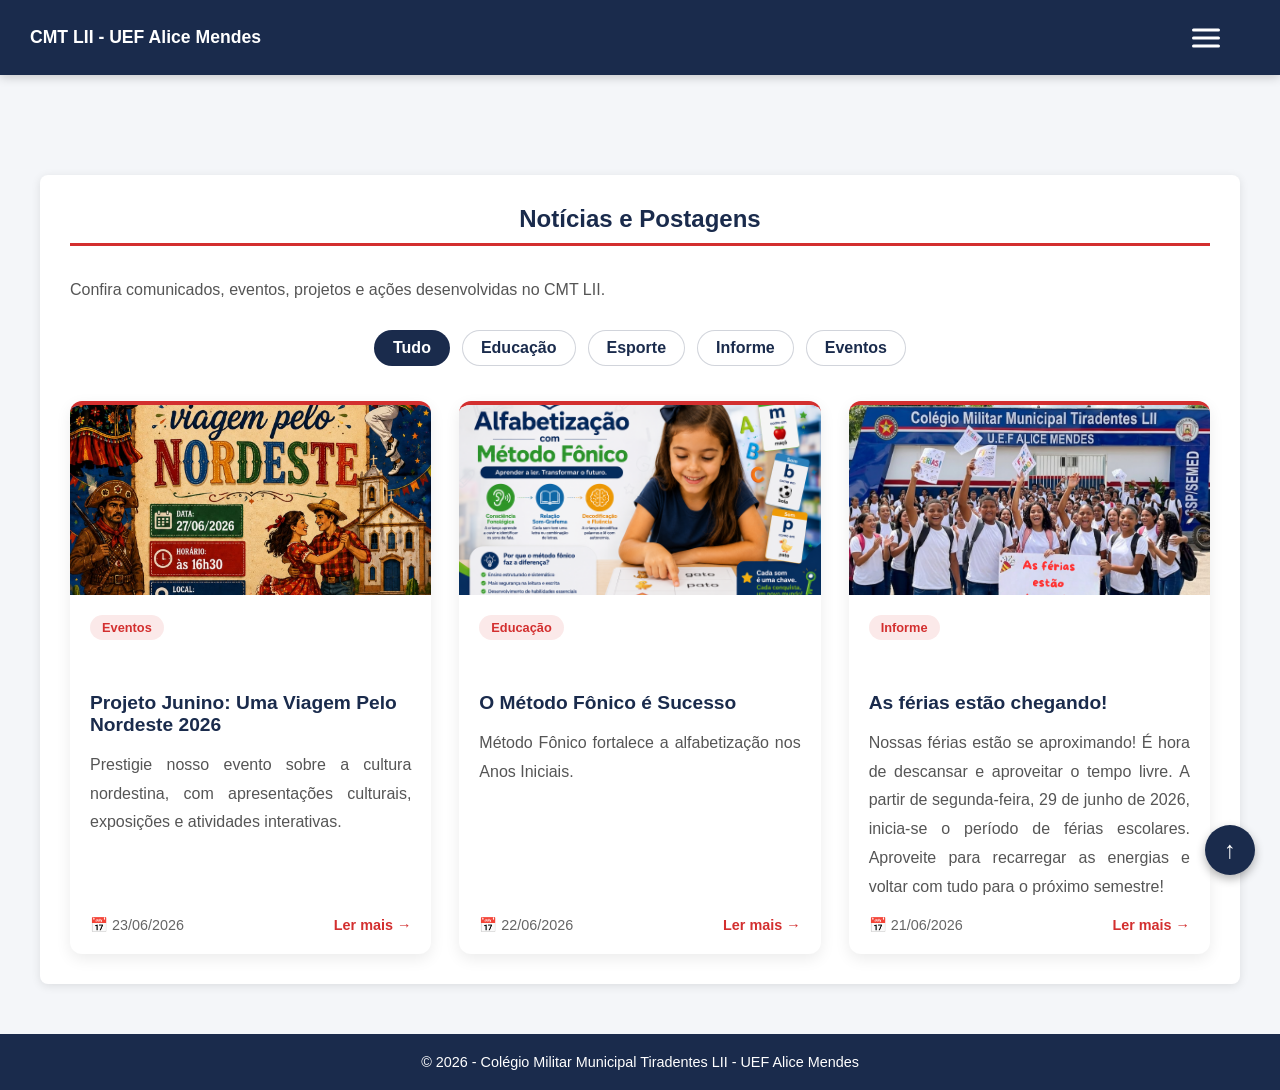
<file: acoes.html>
<!DOCTYPE html>
<html lang="pt-BR">
<head>
    <meta charset="UTF-8">
    <meta name="viewport" content="width=device-width, initial-scale=1.0">
    <title>Histórico Institucional - CMT LII</title>

    <link rel="stylesheet" href="style.css">

    <style>
        .pagina-interna{
            max-width:1200px;
            margin:100px auto 50px;
            padding:30px;
            background:#fff;
            border-radius:8px;
            box-shadow:0 2px 10px rgba(0,0,0,.1);
        }

        .pagina-interna h1{
            color:#1a2b4c;
            margin-bottom:30px;
            border-bottom:3px solid #d32f2f;
            padding-bottom:10px;
        }

        .pagina-interna h2{
            color:#1a2b4c;
            margin-top:40px;
            margin-bottom:15px;
        }

        .pagina-interna p{
            text-align:justify;
            line-height:1.8;
            margin-bottom:15px;
        }

        .diretriz{
            background:#f5f7fa;
            border-left:5px solid #d32f2f;
            padding:20px;
            margin-top:20px;
            border-radius:5px;
        }
    </style>
</head>

<body>

<header>

    <div class="logo-container">
        <h1 class="school-title">
            CMT LII - UEF Alice Mendes
        </h1>
    </div>

    <div class="menu-area">

        <input type="checkbox" id="menu-toggle" class="menu-checkbox">

        <label for="menu-toggle" class="menu-button">
            <span></span>
            <span></span>
            <span></span>
        </label>

    <nav class="nav-menu">
        <ul>
            <ul>

    <li><a href="index.html">Início</a></li>

    <li class="dropdown">
                <li class="dropdown">

            <li class="dropdown">
                <details>
                    
                    <summary>Institucional</summary>
                    <ul class="submenu">
                        <li><a href="historico.html">Histórico</a></li>
                        <li><a href="equipe.html">Nossa Equipe</a></li>
                        <li><a href="./horarios/horarios.html">Organização Escolar</a></li>
                    </ul>
                </details>
            </li>

            <li><a href="calendario.html">Calendário</a></li>
                <li><a href="acoes.html">Ações</a></li>
                <li><a href="https://idiario.semed.bacabal.ma.gov.br/">Diário Eletrônico</a></li>

        </ul>
    </nav>

<div class="header-spacer"></div>
</header>

<div class="header-spacer"></div>

<main class="pagina-interna noticias-page">

    <section class="cabecalho-pagina">
        <h1>Notícias e Postagens</h1>
        <p>Confira comunicados, eventos, projetos e ações desenvolvidas no CMT LII.</p>
    </section>

    <section class="filtros-noticias">
        <a href="#" class="filtro ativo">Tudo</a>
        <a href="#" class="filtro">Educação</a>
        <a href="#" class="filtro">Esporte</a>
        <a href="#" class="filtro">Informe</a>
        <a href="#" class="filtro">Eventos</a>
    </section>

    <section class="grid-postagens">

        <article class="post-card">
            <div class="post-img">
                <img src="imagens/acoes/viagempelonordeste.jpeg" alt="Imagem da postagem">
            </div>

            <div class="post-conteudo">
                <span class="post-categoria">Eventos</span>
                <h2>Projeto Junino: Uma Viagem Pelo Nordeste 2026</h2>
                <p>
                    Prestigie nosso evento sobre a cultura nordestina, com apresentações culturais, exposições e atividades interativas.
                </p>

                <div class="post-rodape">
                    <span>📅 23/06/2026</span>
                    <a href="acoesenoticias/projetojunino.html">Ler mais →</a>
                </div>
            </div>
        </article>

        <article class="post-card">
            <div class="post-img">
                <img src="imagens/acoes/metodofonico.png" alt="Imagem da postagem">
            </div>

            <div class="post-conteudo">
                <span class="post-categoria">Educação</span>
                <h2>O Método Fônico é Sucesso</h2>
                <p>
                    Método Fônico fortalece a alfabetização nos Anos Iniciais.
                </p>

                <div class="post-rodape">
                    <span>📅 22/06/2026</span>
                    <a href="./acoesenoticias/metodofonico.html">Ler mais →</a>
                </div>
            </div>
        </article>

        <article class="post-card">
            <div class="post-img">
                <img src="imagens/acoes/ferias.png" alt="Imagem da postagem">
            </div>

            <div class="post-conteudo">
                <span class="post-categoria">Informe</span>
                <h2>As férias estão chegando!</h2>
                <p>
                    Nossas férias estão se aproximando! É hora de descansar e aproveitar o tempo livre.
                    A partir de segunda-feira, 29 de junho de 2026, inicia-se o período de férias escolares. Aproveite para recarregar as energias e voltar com tudo para o próximo semestre!
                </p>

                <div class="post-rodape">
                    <span>📅 21/06/2026</span>
                    <a href="acoesenoticias/ferias.html">Ler mais →</a>
                </div>
            </div>
        </article>

    </section>

</main>

<footer>
    <p>
        © 2026 - Colégio Militar Municipal Tiradentes LII - UEF Alice Mendes
    </p>
</footer>
<a href="#" class="btn-topo">
    ↑
</a>

</body>
</html>
</file>
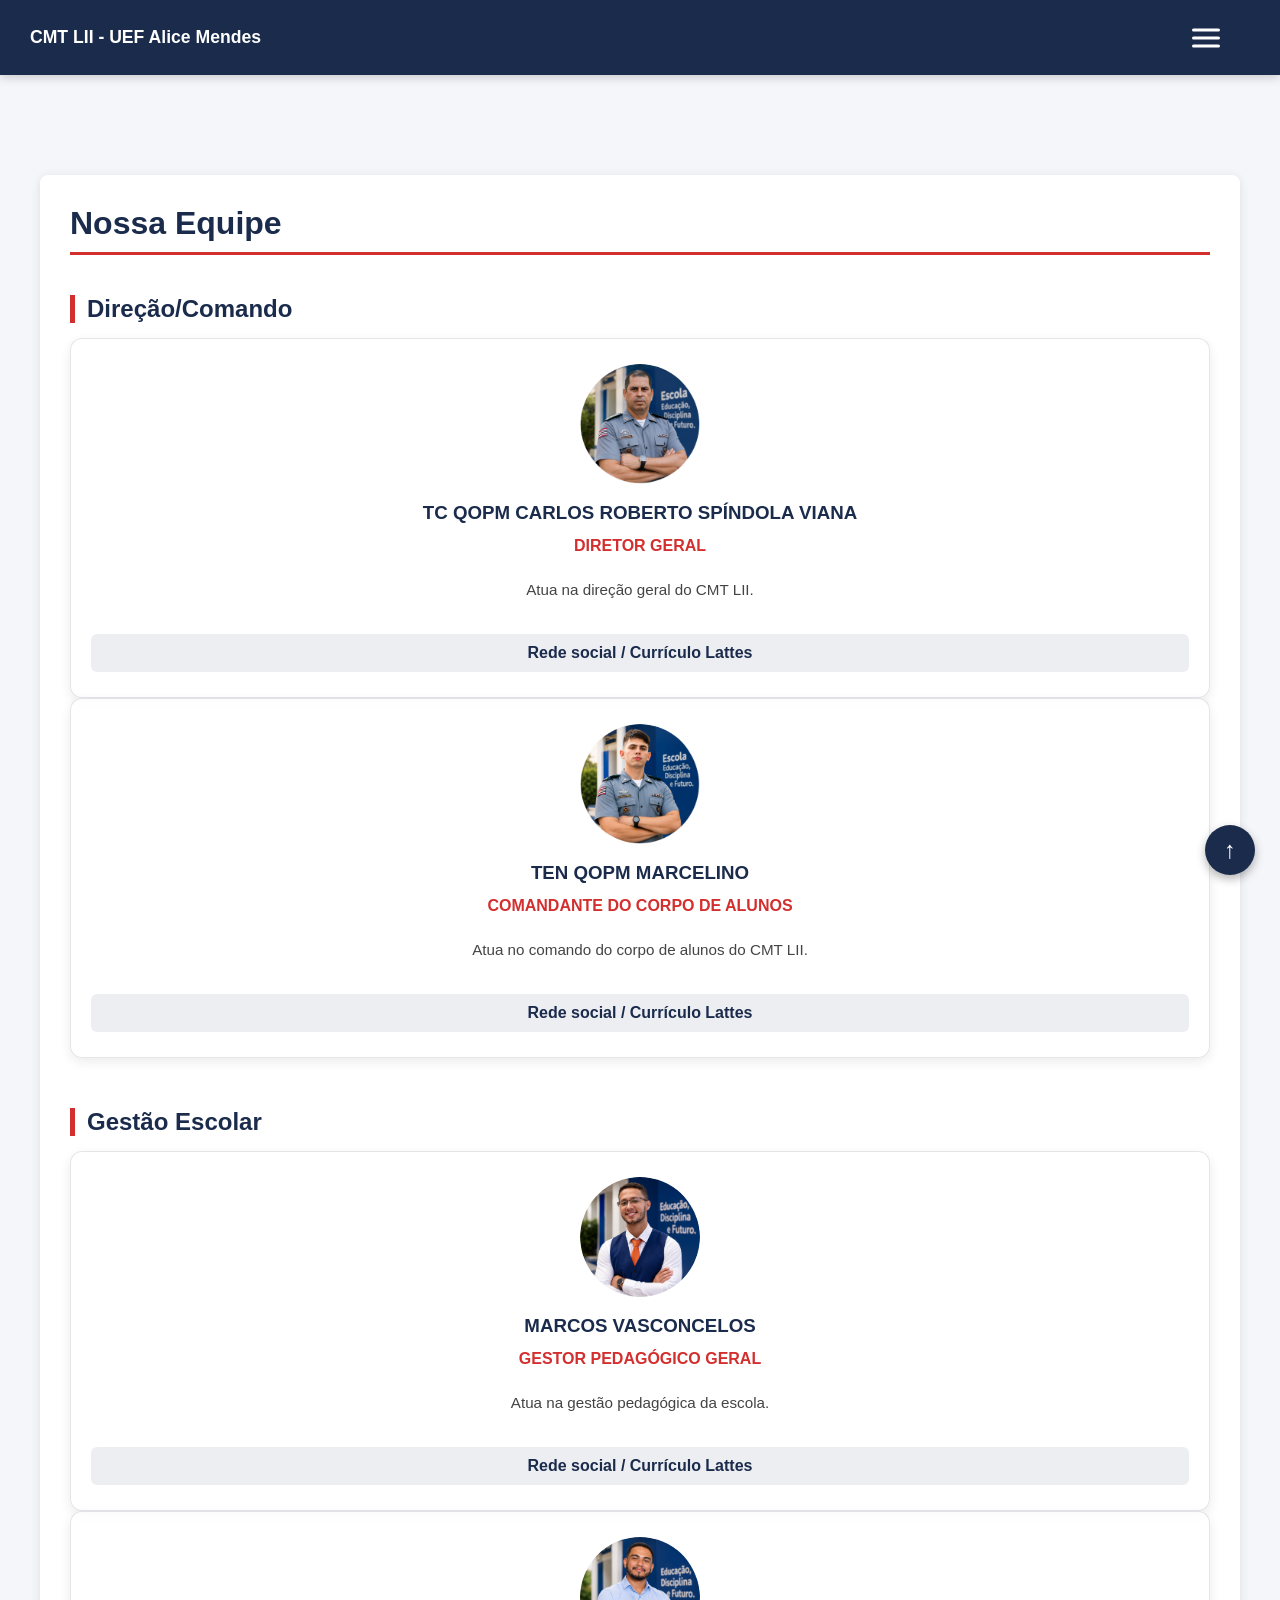
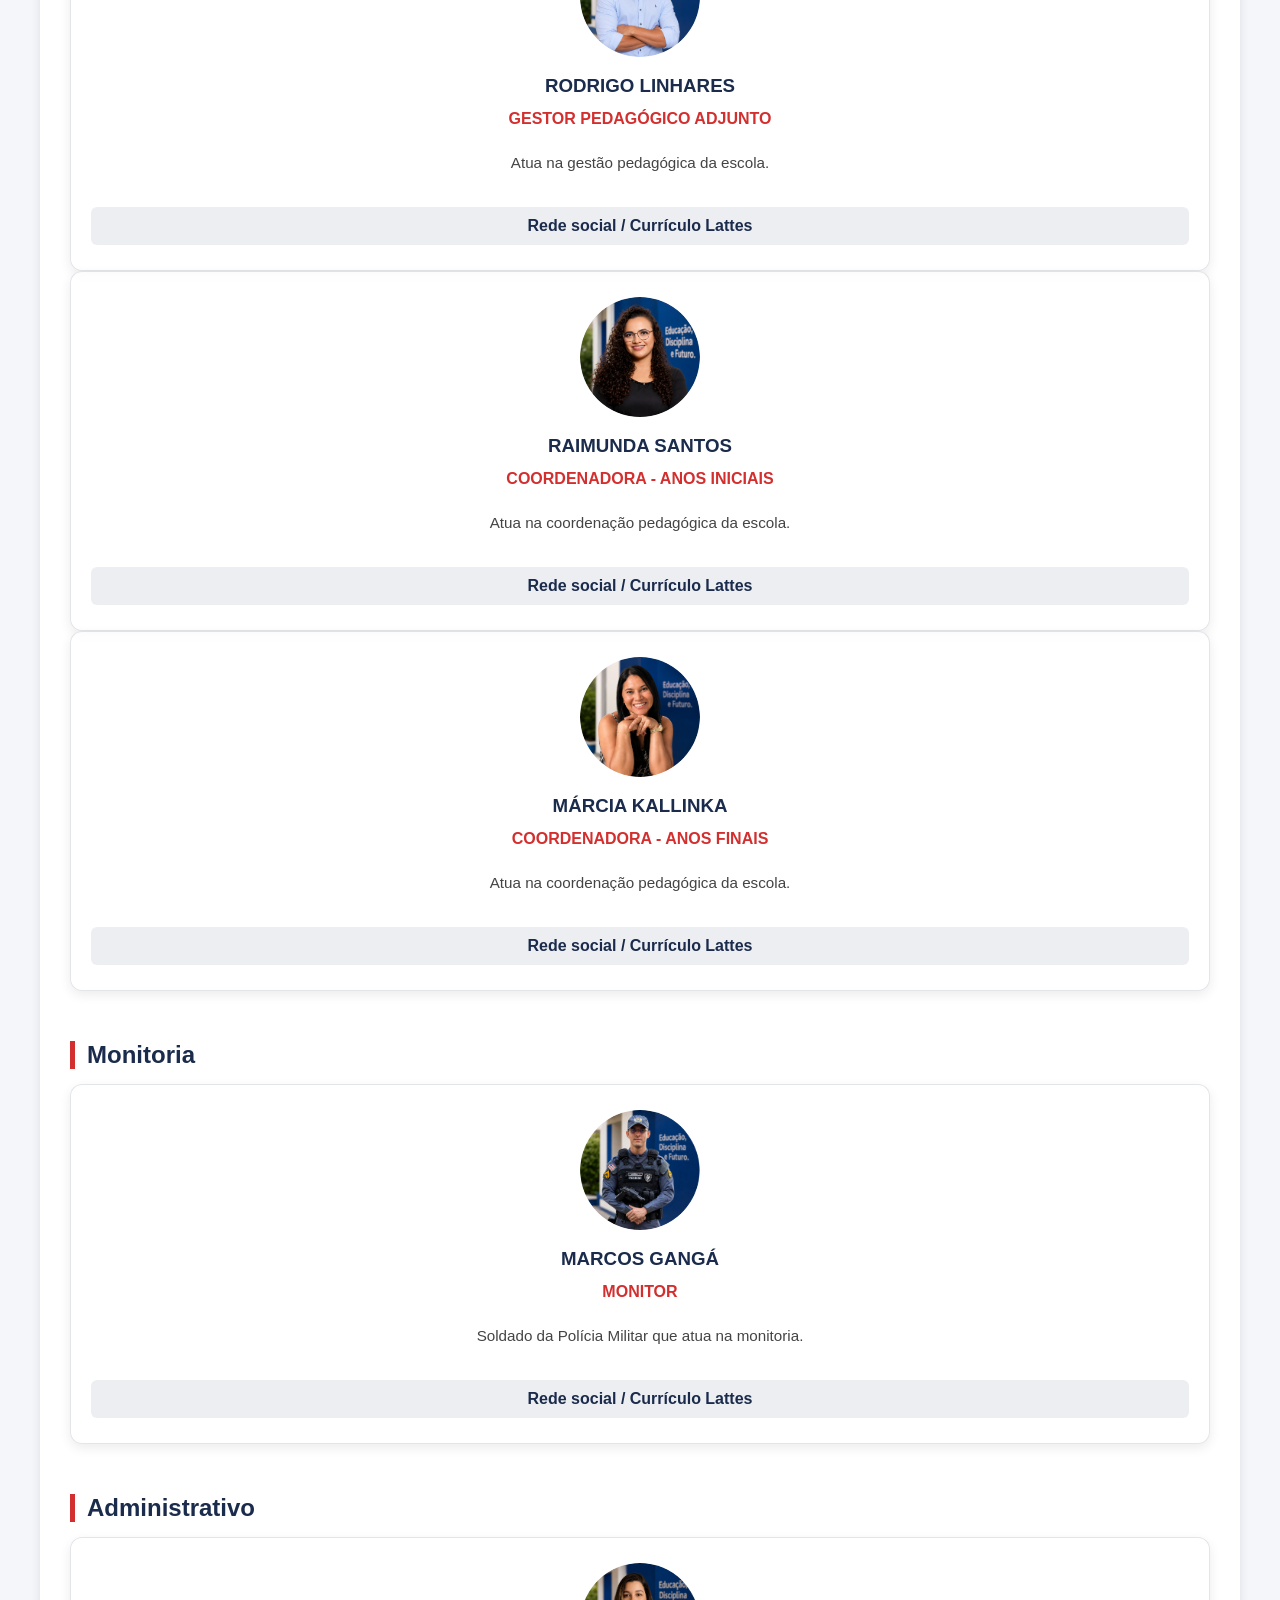
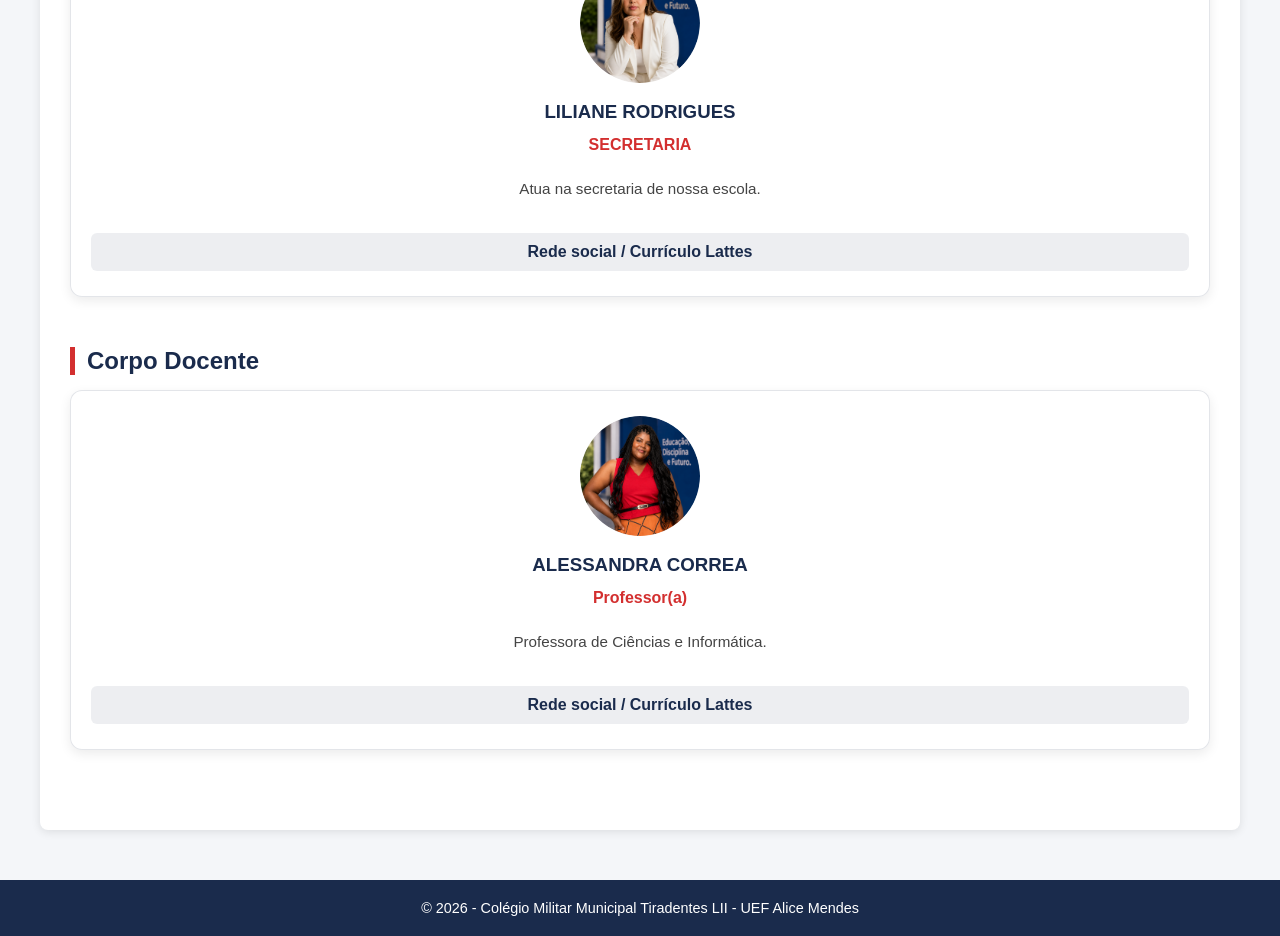
<file: equipe.html>
<!DOCTYPE html>
<html lang="pt-BR">
<head>
    <meta charset="UTF-8">
    <meta name="viewport" content="width=device-width, initial-scale=1.0">
    <title>Histórico Institucional - CMT LII</title>

    <link rel="stylesheet" href="style.css">

    <style>
        .pagina-interna{
            max-width:1200px;
            margin:100px auto 50px;
            padding:30px;
            background:#fff;
            border-radius:8px;
            box-shadow:0 2px 10px rgba(0,0,0,.1);
        }

        .pagina-interna h1{
            color:#1a2b4c;
            margin-bottom:30px;
            border-bottom:3px solid #d32f2f;
            padding-bottom:10px;
        }

        .pagina-interna h2{
            color:#1a2b4c;
            margin-top:40px;
            margin-bottom:15px;
        }

        .pagina-interna p{
            text-align:justify;
            line-height:1.8;
            margin-bottom:15px;
        }

        .diretriz{
            background:#f5f7fa;
            border-left:5px solid #d32f2f;
            padding:20px;
            margin-top:20px;
            border-radius:5px;
        }
    </style>
</head>

<body>

<header>

    <div class="logo-container">
        <h1 class="school-title">
            CMT LII - UEF Alice Mendes
        </h1>
    </div>

    <div class="menu-area">

        <input type="checkbox" id="menu-toggle" class="menu-checkbox">

        <label for="menu-toggle" class="menu-button">
            <span></span>
            <span></span>
            <span></span>
        </label>

    <nav class="nav-menu">
        <ul>
            <ul>

    <li><a href="index.html">Início</a></li>

    <li class="dropdown">
                <li class="dropdown">

            <li class="dropdown">
                <details>
                    
                    <summary>Institucional</summary>
                    <ul class="submenu">
                        <li><a href="historico.html">Histórico</a></li>
                        <li><a href="equipe.html">Nossa Equipe</a></li>
                        <li><a href="./horarios/horarios.html">Organização Escolar</a></li>
                    </ul>
                </details>
            </li>

            <li><a href="calendario.html">Calendário</a></li>
                <li><a href="acoes.html">Ações</a></li>
                <li><a href="https://idiario.semed.bacabal.ma.gov.br/
                    ">Diário Eletrônico</a></li>

        </ul>
    </nav>

<div class="header-spacer"></div>
</header>

<div class="header-spacer"></div>

<main class="pagina-interna equipe-page">

    <h1>Nossa Equipe</h1>

    <section class="categoria-equipe">
        <h2>Direção/Comando</h2>

        <div class="grid-equipe">
            <div class="card-equipe">
                <div class="foto-funcionario">
    <img src="imagens/fotos-equipe/tcqopmspindola.png" alt="Foto do TC QOPM Carlos Roberto Spíndola Viana">
</div>

                <h3>TC QOPM CARLOS ROBERTO SPÍNDOLA VIANA</h3>
                <p class="cargo">DIRETOR GERAL</p>
                <p class="descricao">Atua na direção geral do CMT LII.</p>

                <a href="https://www.instagram.com/roberto_spindola/tagged/" class="link-curriculo" target="_blank">Rede social / Currículo Lattes</a>
            </div>
        </div>

        <div class="grid-equipe">
            <div class="card-equipe">
                <div class="foto-funcionario">
    <img src="imagens/fotos-equipe/tenmarcelino.png" alt="Foto do Ten Marcelino">
</div>

                <h3>TEN QOPM MARCELINO</h3>
                <p class="cargo">COMANDANTE DO CORPO DE ALUNOS</p>
                <p class="descricao">Atua no comando do corpo de alunos do CMT LII.</p>

                <a href="https://www.instagram.com/gabrielmarcelino_1032/" class="link-curriculo" target="_blank">Rede social / Currículo Lattes</a>
            </div>
        </div>
    </section>

    <section class="categoria-equipe">
        <h2>Gestão Escolar</h2>
        <div class="grid-equipe">
            <div class="card-equipe">
                <div class="foto-funcionario">
                    <img src="imagens/fotos-equipe/gestormarcos.png" alt="Foto Marcos">
                </div>
                <h3>MARCOS VASCONCELOS</h3>
                <p class="cargo">GESTOR PEDAGÓGICO GERAL</p>
                <p class="descricao">Atua na gestão pedagógica da escola.</p>
                <a href="https://www.instagram.com/marcosvasconcelos2016070/" class="link-curriculo" target="_blank">Rede social / Currículo Lattes</a>
            </div>
        </div>

        <div class="grid-equipe">
            <div class="card-equipe">
                <div class="foto-funcionario">
                    <img src="imagens/fotos-equipe/gestorrodrigo.png" alt="Foto Rodrigo">
                </div>
                <h3>RODRIGO LINHARES</h3>
                <p class="cargo">GESTOR PEDAGÓGICO ADJUNTO</p>
                <p class="descricao">Atua na gestão pedagógica da escola.</p>
                <a href="https://www.instagram.com/rodrigolinhares48/" class="link-curriculo" target="_blank">Rede social / Currículo Lattes</a>
            </div>
        </div>

        <div class="grid-equipe">
            <div class="card-equipe">
                <div class="foto-funcionario">
                    <img src="imagens/fotos-equipe/coordraimunda.png" alt="Foto Rodrigo">
                </div>
                <h3>RAIMUNDA SANTOS</h3>
                <p class="cargo">COORDENADORA - ANOS INICIAIS</p>
                <p class="descricao">Atua na coordenação pedagógica da escola.</p>
                <a href="https://www.instagram.com/psicopedagogaraimunda/" class="link-curriculo" target="_blank">Rede social / Currículo Lattes</a>
            </div>
        </div>

        <div class="grid-equipe">
            <div class="card-equipe">
                <div class="foto-funcionario">
                    <img src="imagens/fotos-equipe/coordmarcia.png" alt="Foto Rodrigo">
                </div>
                <h3>MÁRCIA KALLINKA</h3>
                <p class="cargo">COORDENADORA - ANOS FINAIS</p>
                <p class="descricao">Atua na coordenação pedagógica da escola.</p>
                <a href="https://www.instagram.com/marcia.2804/" class="link-curriculo" target="_blank">Rede social / Currículo Lattes</a>
            </div>
        </div>
    </section>

    <section class="categoria-equipe">
        <h2>Monitoria</h2>
        <div class="grid-equipe">
            <div class="card-equipe">
                <div class="foto-funcionario">
                    <img src="imagens/fotos-equipe/sdaurelio.png" alt="Foto do funcionário">
                </div>
                <h3>MARCOS GANGÁ</h3>
                <p class="cargo">MONITOR</p>
                <p class="descricao">Soldado da Polícia Militar que atua na monitoria.</p>
                <a href="https://www.instagram.com/marcosganga_/" class="link-curriculo" target="_blank">Rede social / Currículo Lattes</a>
            </div>
        </div>
    </section>

    <section class="categoria-equipe">
        <h2>Administrativo</h2>
        <div class="grid-equipe">
            <div class="card-equipe">
                <div class="foto-funcionario">
                    <img src="imagens/fotos-equipe/secliliane.png" alt="Foto do funcionário">
                </div>
                <h3>LILIANE RODRIGUES</h3>
                <p class="cargo">SECRETARIA</p>
                <p class="descricao">Atua na secretaria de nossa escola.</p>
                <a href="https://www.instagram.com/liliane_rodriguesn/" class="link-curriculo" target="_blank">Rede social / Currículo Lattes</a>
            </div>
        </div>
    </section>

    <section class="categoria-equipe">
        <h2>Corpo Docente</h2>
        <div class="grid-equipe">
            <div class="card-equipe">
                <div class="foto-funcionario">
                    <img src="imagens/fotos-equipe/profalessandra.png" alt="Foto do funcionário">
                </div>
                <h3>ALESSANDRA CORREA</h3>
                <p class="cargo">Professor(a)</p>
                <p class="descricao">Professora de Ciências e Informática.</p>
                <a href="https://www.instagram.com/ale.scorrea/" class="link-curriculo" target="_blank">Rede social / Currículo Lattes</a>
            </div>
        </div>
    </section>

</main>

<footer>
    <p>
        © 2026 - Colégio Militar Municipal Tiradentes LII - UEF Alice Mendes
    </p>
</footer>
<a href="#" class="btn-topo">
    ↑
</a>

</body>
</html>
</file>
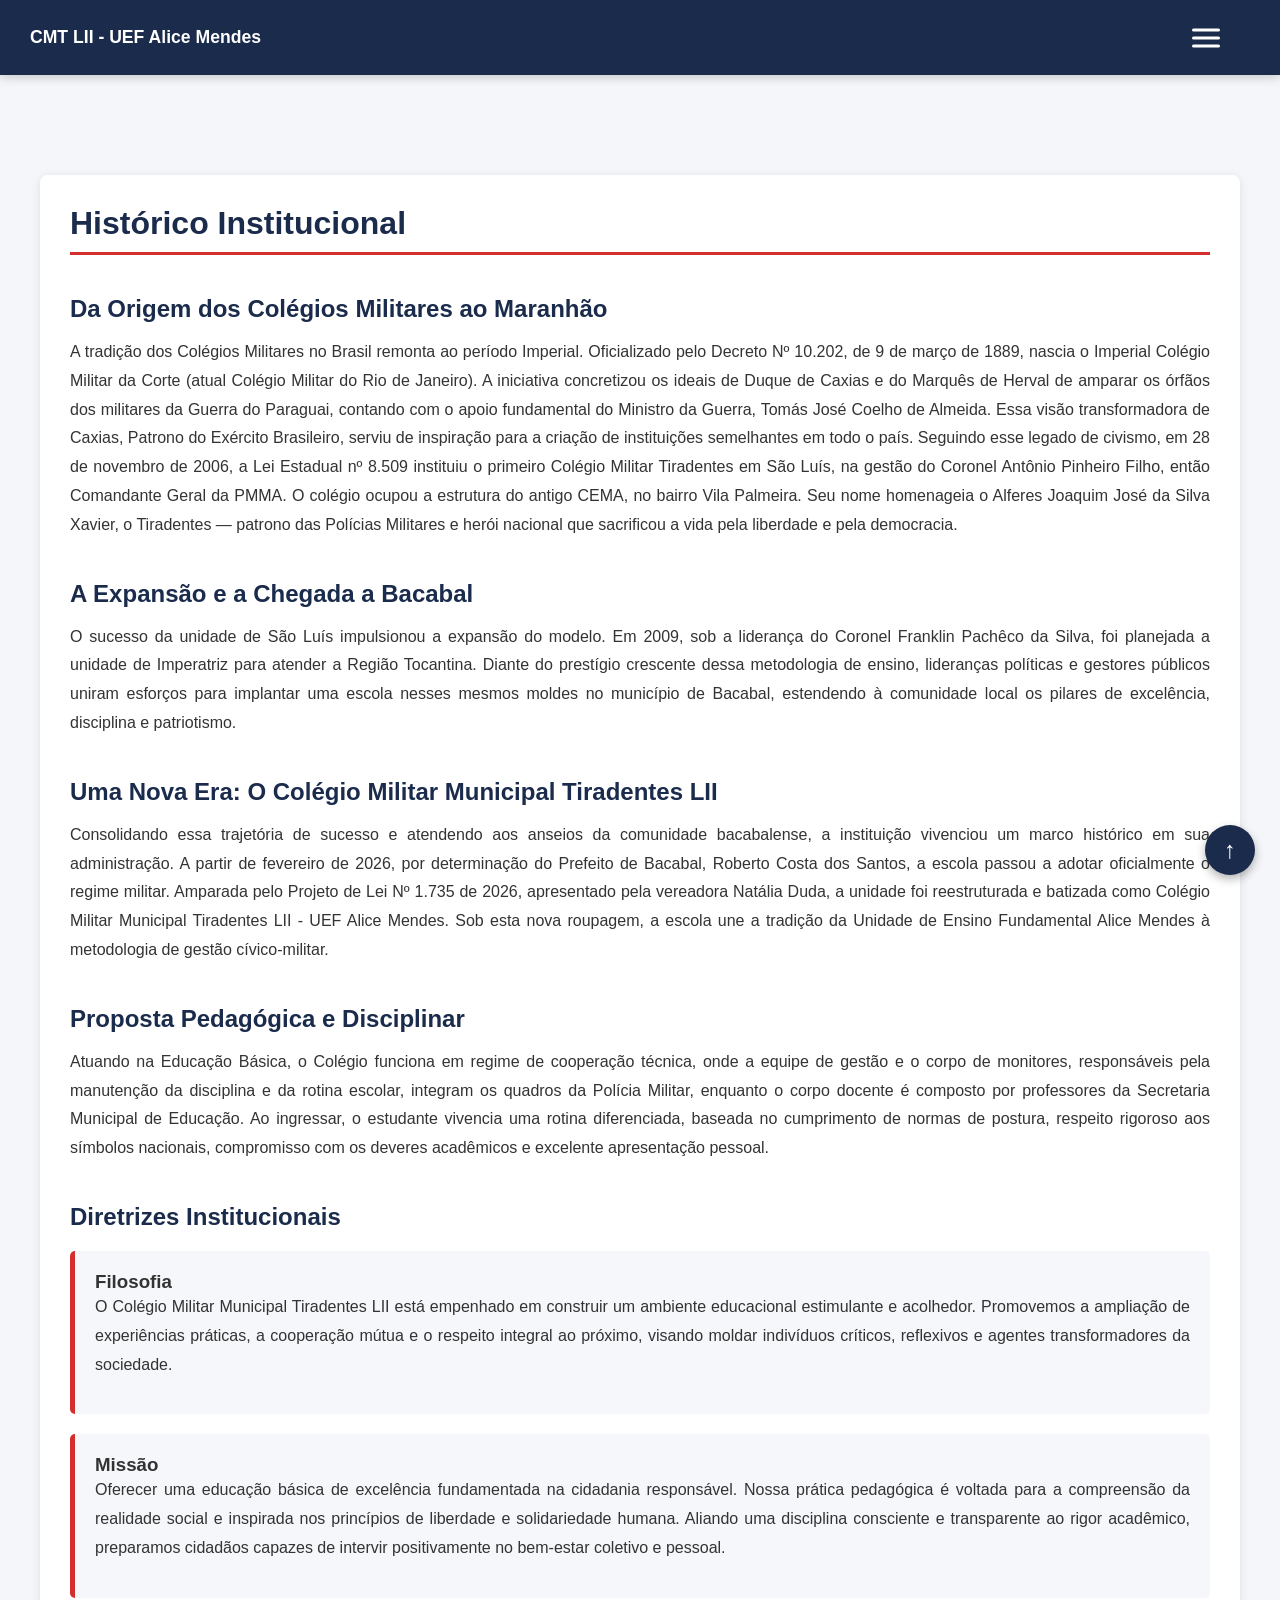
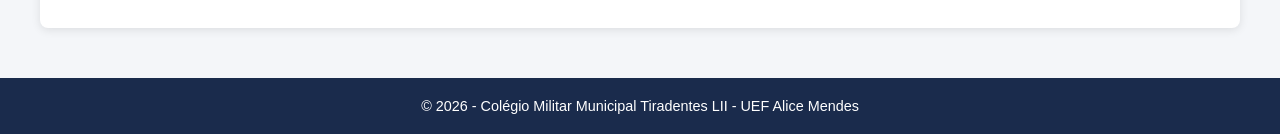
<file: historico.html>
<!DOCTYPE html>
<html lang="pt-BR">
<head>
    <meta charset="UTF-8">
    <meta name="viewport" content="width=device-width, initial-scale=1.0">
    <title>Histórico Institucional - CMT LII</title>

    <link rel="stylesheet" href="style.css">

    <style>
        .pagina-interna{
            max-width:1200px;
            margin:100px auto 50px;
            padding:30px;
            background:#fff;
            border-radius:8px;
            box-shadow:0 2px 10px rgba(0,0,0,.1);
        }

        .pagina-interna h1{
            color:#1a2b4c;
            margin-bottom:30px;
            border-bottom:3px solid #d32f2f;
            padding-bottom:10px;
        }

        .pagina-interna h2{
            color:#1a2b4c;
            margin-top:40px;
            margin-bottom:15px;
        }

        .pagina-interna p{
            text-align:justify;
            line-height:1.8;
            margin-bottom:15px;
        }

        .diretriz{
            background:#f5f7fa;
            border-left:5px solid #d32f2f;
            padding:20px;
            margin-top:20px;
            border-radius:5px;
        }
    </style>
</head>

<body>

<header>

    <div class="logo-container">
        <h1 class="school-title">
            CMT LII - UEF Alice Mendes
        </h1>
    </div>

    <div class="menu-area">

        <input type="checkbox" id="menu-toggle" class="menu-checkbox">

        <label for="menu-toggle" class="menu-button">
            <span></span>
            <span></span>
            <span></span>
        </label>

    <nav class="nav-menu">
        <ul>
            <ul>

    <li><a href="index.html">Início</a></li>

    <li class="dropdown">
                <li class="dropdown">

            <li class="dropdown">
                <details>
                    
                    <summary>Institucional</summary>
                    <ul class="submenu">
                        <li><a href="historico.html">Histórico</a></li>
                        <li><a href="equipe.html">Nossa Equipe</a></li>
                        <li><a href="./horarios/horarios.html">Organização Escolar</a></li>
                    </ul>
                </details>
            </li>

            <li><a href="calendario.html">Calendário</a></li>
                <li><a href="acoes.html">Ações</a></li>
                <li><a href="https://idiario.semed.bacabal.ma.gov.br/
                    ">Diário Eletrônico</a></li>

        </ul>
    </nav>

<div class="header-spacer"></div>
</header>

<div class="header-spacer"></div>

<main class="pagina-interna">

    <h1>Histórico Institucional</h1>

    <h2>Da Origem dos Colégios Militares ao Maranhão</h2>

    <p>
        A tradição dos Colégios Militares no Brasil remonta ao período Imperial. Oficializado pelo Decreto Nº 10.202, de 9 de março de 1889, nascia o Imperial Colégio Militar da Corte (atual Colégio Militar do Rio de Janeiro). A iniciativa concretizou os ideais de Duque de Caxias e do Marquês de Herval de amparar os órfãos dos militares da Guerra do Paraguai, contando com o apoio fundamental do Ministro da Guerra, Tomás José Coelho de Almeida. Essa visão transformadora de Caxias, Patrono do Exército Brasileiro, serviu de inspiração para a criação de instituições semelhantes em todo o país.

Seguindo esse legado de civismo, em 28 de novembro de 2006, a Lei Estadual nº 8.509 instituiu o primeiro Colégio Militar Tiradentes em São Luís, na gestão do Coronel Antônio Pinheiro Filho, então Comandante Geral da PMMA. O colégio ocupou a estrutura do antigo CEMA, no bairro Vila Palmeira. Seu nome homenageia o Alferes Joaquim José da Silva Xavier, o Tiradentes — patrono das Polícias Militares e herói nacional que sacrificou a vida pela liberdade e pela democracia. </p>

    <h2>A Expansão e a Chegada a Bacabal</h2>

    <p>
       O sucesso da unidade de São Luís impulsionou a expansão do modelo. Em 2009, sob a liderança do Coronel Franklin Pachêco da Silva, foi planejada a unidade de Imperatriz para atender a Região Tocantina. Diante do prestígio crescente dessa metodologia de ensino, lideranças políticas e gestores públicos uniram esforços para implantar uma escola nesses mesmos moldes no município de Bacabal, estendendo à comunidade local os pilares de excelência, disciplina e patriotismo. </p>

    <h2>Uma Nova Era: O Colégio Militar Municipal Tiradentes LII</h2>

    <p>
        Consolidando essa trajetória de sucesso e atendendo aos anseios da comunidade bacabalense, a instituição vivenciou um marco histórico em sua administração. A partir de fevereiro de 2026, por determinação do Prefeito de Bacabal, Roberto Costa dos Santos, a escola passou a adotar oficialmente o regime militar.

Amparada pelo Projeto de Lei Nº 1.735 de 2026, apresentado pela vereadora Natália Duda, a unidade foi reestruturada e batizada como Colégio Militar Municipal Tiradentes LII - UEF Alice Mendes. Sob esta nova roupagem, a escola une a tradição da Unidade de Ensino Fundamental Alice Mendes à metodologia de gestão cívico-militar.</p>

    <h2>Proposta Pedagógica e Disciplinar</h2>

    <p>
        Atuando na Educação Básica, o Colégio funciona em regime de cooperação técnica, onde a equipe de gestão e o corpo de monitores, responsáveis pela manutenção da disciplina e da rotina escolar, integram os quadros da Polícia Militar, enquanto o corpo docente é composto por professores da Secretaria Municipal de Educação.

 Ao ingressar, o estudante vivencia uma rotina diferenciada, baseada no cumprimento de normas de postura, respeito rigoroso aos símbolos nacionais, compromisso com os deveres acadêmicos e excelente apresentação pessoal.</p>

    <h2>Diretrizes Institucionais</h2>

    <div class="diretriz">
        <h3>Filosofia</h3>

        <p>
            O Colégio Militar Municipal Tiradentes LII está empenhado em construir um ambiente educacional estimulante e acolhedor. Promovemos a ampliação de experiências práticas, a cooperação mútua e o respeito integral ao próximo, visando moldar indivíduos críticos, reflexivos e agentes transformadores da sociedade.
        </p>
    </div>

    <div class="diretriz">
        <h3>Missão</h3>

        <p>
            Oferecer uma educação básica de excelência fundamentada na cidadania responsável. Nossa prática pedagógica é voltada para a compreensão da realidade social e inspirada nos princípios de liberdade e solidariedade humana. Aliando uma disciplina consciente e transparente ao rigor acadêmico, preparamos cidadãos capazes de intervir positivamente no bem-estar coletivo e pessoal.  </p>
    </div>

</main>

<footer>
    <p>
        © 2026 - Colégio Militar Municipal Tiradentes LII - UEF Alice Mendes
    </p>
</footer>
<a href="#" class="btn-topo">
    ↑
</a>

</body>
</html>
</file>
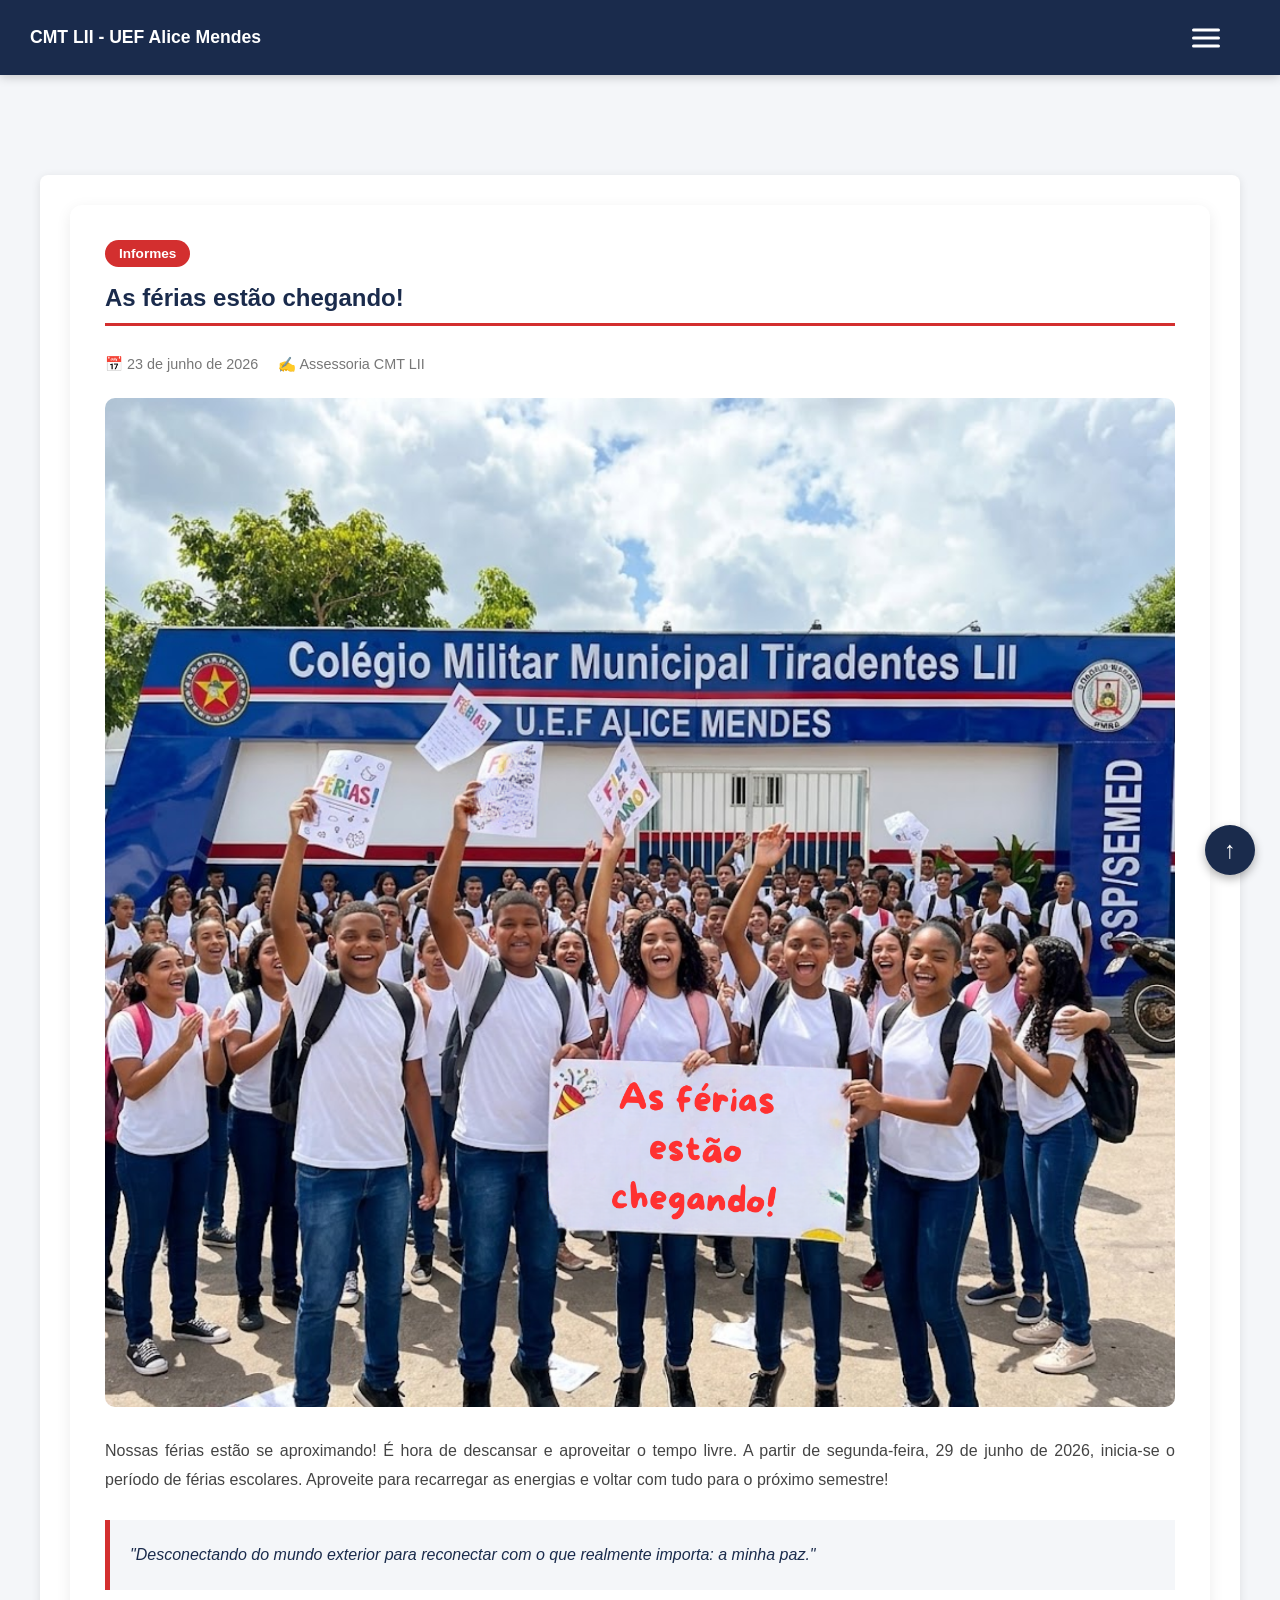
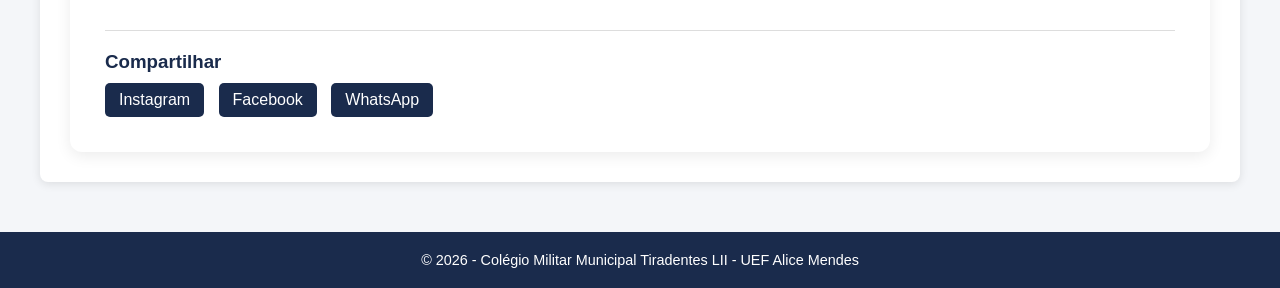
<file: acoesenoticias/ferias.html>
<!DOCTYPE html>
<html lang="pt-BR">
<head>
    <meta charset="UTF-8">
    <meta name="viewport" content="width=device-width, initial-scale=1.0">
    <title>Ações - CMT LII</title>

    <link rel="stylesheet" href="../style.css">

    <style>
        .pagina-interna{
            max-width:1200px;
            margin:100px auto 50px;
            padding:30px;
            background:#fff;
            border-radius:8px;
            box-shadow:0 2px 10px rgba(0,0,0,.1);
        }

        .pagina-interna h1{
            color:#1a2b4c;
            margin-bottom:30px;
            border-bottom:3px solid #d32f2f;
            padding-bottom:10px;
        }

        .pagina-interna h2{
            color:#1a2b4c;
            margin-top:40px;
            margin-bottom:15px;
        }

        .pagina-interna p{
            text-align:justify;
            line-height:1.8;
            margin-bottom:15px;
        }

        .diretriz{
            background:#f5f7fa;
            border-left:5px solid #d32f2f;
            padding:20px;
            margin-top:20px;
            border-radius:5px;
        }
    </style>
</head>

<body>

<header>

    <div class="logo-container">
        <h1 class="school-title">
            CMT LII - UEF Alice Mendes
        </h1>
    </div>

    <div class="menu-area">

        <input type="checkbox" id="menu-toggle" class="menu-checkbox">

        <label for="menu-toggle" class="menu-button">
            <span></span>
            <span></span>
            <span></span>
        </label>

    <nav class="nav-menu">
        <ul>
            <ul>

    <li><a href="../index.html">Início</a></li>

    <li class="dropdown">
                <li class="dropdown">

            <li class="dropdown">
                <details>
                    
                    <summary>Institucional</summary>
                    <ul class="submenu">
                        <li><a href="../historico.html">Histórico</a></li>
                        <li><a href="../equipe.html">Nossa Equipe</a></li>
                        <li><a href="../horarios/horarios.html">Organização Escolar</a></li>
                    </ul>
                </details>
            </li>

            <li><a href="../calendario.html">Calendário</a></li>
                <li><a href="../acoes.html">Ações</a></li>
                <li><a href="https://idiario.semed.bacabal.ma.gov.br/">Diário Eletrônico</a></li>

        </ul>
    </nav>

<div class="header-spacer"></div>
</header>

<div class="header-spacer"></div>

<main class="pagina-interna noticia-page">

    <article class="noticia-completa">

        <div class="categoria-noticia">
            Informes
        </div>

        <h1>
            As férias estão chegando!
        </h1>

        <div class="meta-noticia">
            <span>📅 23 de junho de 2026</span>
            <span>✍️ Assessoria CMT LII</span>
        </div>

        <div class="imagem-destaque">
            <img src="../imagens/acoes/ferias.png" alt="As férias estão chegando!">
        </div>

        <div class="conteudo-noticia">

            <p>
                Nossas férias estão se aproximando! É hora de descansar e aproveitar o tempo livre.
                A partir de segunda-feira, 29 de junho de 2026, inicia-se o período de férias escolares. Aproveite para recarregar as energias e voltar com tudo para o próximo semestre!
            </p>

            <blockquote>
                "Desconectando do mundo exterior para reconectar com o que realmente importa: a minha paz."
            </blockquote>

        </div>

        <div class="compartilhar">
            <h3>Compartilhar</h3>

            <a href="https://www.instagram.com/cmtlii/"
   target="_blank">
   Instagram
</a>
            <a href="https://www.facebook.com/sharer/sharer.php?u=https://cmtlii.com.br/acoesenoticias/projetojunino.html"
   target="_blank">
   Facebook
</a>
            <a href="https://wa.me/?text=Confira%20esta%20not%C3%ADcia%20do%20CMT%20LII:%20https://cmtlii.com.br/acoesenoticias/projetojunino.html"
   target="_blank">
   WhatsApp
</a>
        </div>

    </article>

</main>

<footer>
    <p>
        © 2026 - Colégio Militar Municipal Tiradentes LII - UEF Alice Mendes
    </p>
</footer>
<a href="#" class="btn-topo">
    ↑
</a>

</body>
</html>
</file>
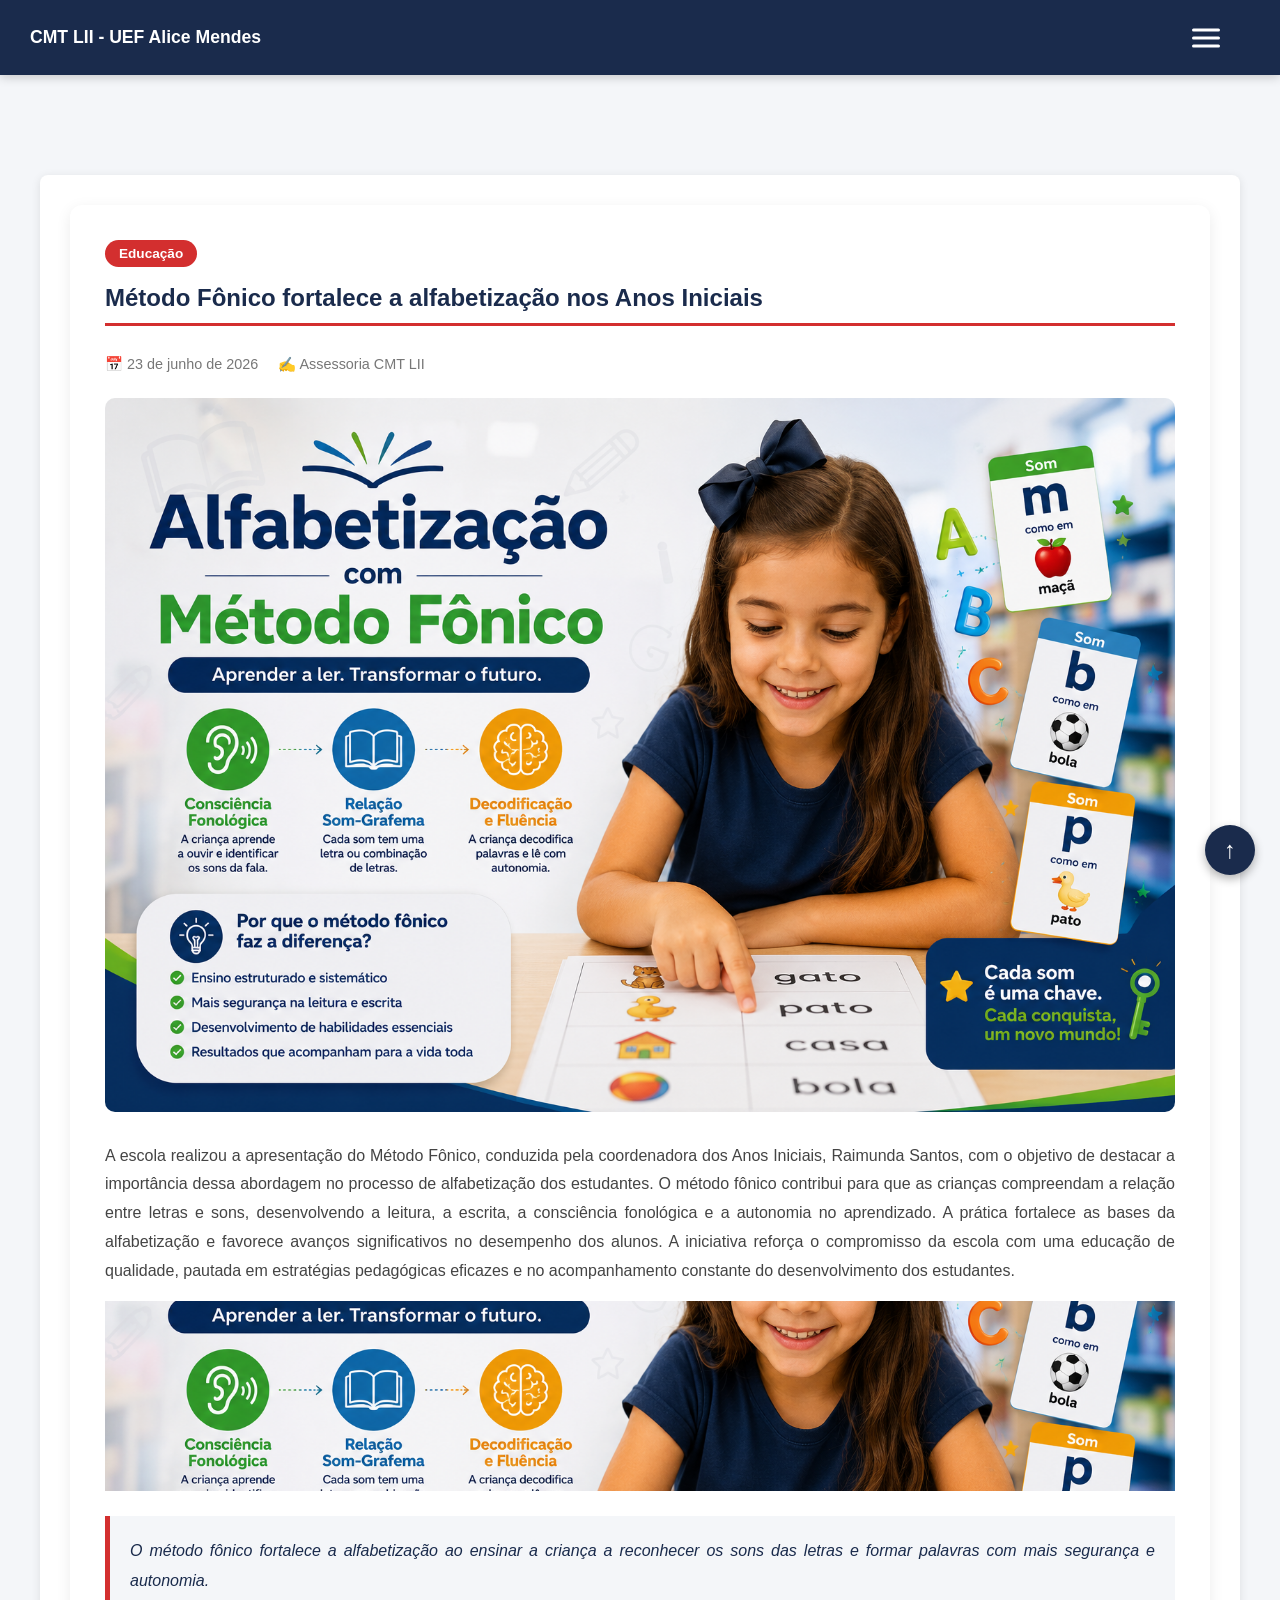
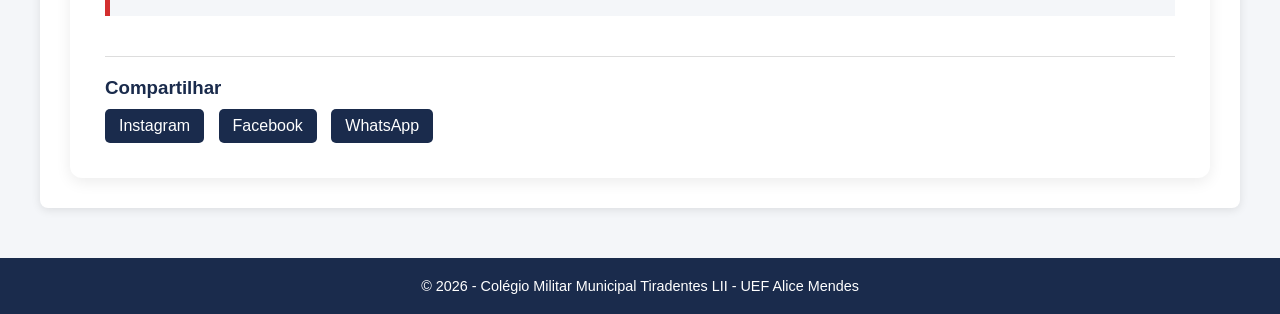
<file: acoesenoticias/metodofonico.html>
<!DOCTYPE html>
<html lang="pt-BR">
<head>
    <meta charset="UTF-8">
    <meta name="viewport" content="width=device-width, initial-scale=1.0">
    <title>Ações - CMT LII</title>

    <link rel="stylesheet" href="../style.css">

    <style>
        .pagina-interna{
            max-width:1200px;
            margin:100px auto 50px;
            padding:30px;
            background:#fff;
            border-radius:8px;
            box-shadow:0 2px 10px rgba(0,0,0,.1);
        }

        .pagina-interna h1{
            color:#1a2b4c;
            margin-bottom:30px;
            border-bottom:3px solid #d32f2f;
            padding-bottom:10px;
        }

        .pagina-interna h2{
            color:#1a2b4c;
            margin-top:40px;
            margin-bottom:15px;
        }

        .pagina-interna p{
            text-align:justify;
            line-height:1.8;
            margin-bottom:15px;
        }

        .diretriz{
            background:#f5f7fa;
            border-left:5px solid #d32f2f;
            padding:20px;
            margin-top:20px;
            border-radius:5px;
        }
    </style>
</head>

<body>

<header>

    <div class="logo-container">
        <h1 class="school-title">
            CMT LII - UEF Alice Mendes
        </h1>
    </div>

    <div class="menu-area">

        <input type="checkbox" id="menu-toggle" class="menu-checkbox">

        <label for="menu-toggle" class="menu-button">
            <span></span>
            <span></span>
            <span></span>
        </label>

    <nav class="nav-menu">
        <ul>
            <ul>

    <li><a href="../index.html">Início</a></li>

    <li class="dropdown">
                <li class="dropdown">

            <li class="dropdown">
                <details>
                    
                    <summary>Institucional</summary>
                    <ul class="submenu">
                        <li><a href="../historico.html">Histórico</a></li>
                        <li><a href="../equipe.html">Nossa Equipe</a></li>
                        <li><a href="../horarios/horarios.html">Organização Escolar</a></li>
                    </ul>
                </details>
            </li>

            <li><a href="../calendario.html">Calendário</a></li>
                <li><a href="../acoes.html">Ações</a></li>
                <li><a href="https://idiario.semed.bacabal.ma.gov.br/">Diário Eletrônico</a></li>

        </ul>
    </nav>

<div class="header-spacer"></div>
</header>

<div class="header-spacer"></div>

<main class="pagina-interna noticia-page">

    <article class="noticia-completa">

        <div class="categoria-noticia">
            Educação
        </div>

        <h1>
            Método Fônico fortalece a alfabetização nos Anos Iniciais
        </h1>

        <div class="meta-noticia">
            <span>📅 23 de junho de 2026</span>
            <span>✍️ Assessoria CMT LII</span>
        </div>

        <div class="imagem-destaque">
            <img src="../imagens/acoes/metodofonico.png" alt="O Método Fônico é Sucesso">
        </div>

        <div class="conteudo-noticia">

            <p>
                A escola realizou a apresentação do Método Fônico, conduzida pela coordenadora dos Anos Iniciais, Raimunda Santos, com o objetivo de destacar a importância dessa abordagem no processo de alfabetização dos estudantes.
O método fônico contribui para que as crianças compreendam a relação entre letras e sons, desenvolvendo a leitura, a escrita, a consciência fonológica e a autonomia no aprendizado. A prática fortalece as bases da alfabetização e favorece avanços significativos no desempenho dos alunos.
A iniciativa reforça o compromisso da escola com uma educação de qualidade, pautada em estratégias pedagógicas eficazes e no acompanhamento constante do desenvolvimento dos estudantes.
            </p>
            <div class="post-img">
                <img src="../imagens/acoes/metodofonico.png" alt="Imagem da postagem">
            </div>

            </p>

            <blockquote>
                O método fônico fortalece a alfabetização ao ensinar a criança a reconhecer os sons das letras e formar palavras com mais segurança e autonomia.
            </blockquote>

        </div>

        <div class="compartilhar">
            <h3>Compartilhar</h3>

            <a href="https://www.instagram.com/cmtlii/"
   target="_blank">
   Instagram
</a>
            <a href="https://www.facebook.com/sharer/sharer.php?u=https://cmtlii.com.br/acoesenoticias/projetojunino.html"
   target="_blank">
   Facebook
</a>
            <a href="https://wa.me/?text=Confira%20esta%20not%C3%ADcia%20do%20CMT%20LII:%20https://cmtlii.com.br/acoesenoticias/projetojunino.html"
   target="_blank">
   WhatsApp
</a>
        </div>

    </article>

</main>

<footer>
    <p>
        © 2026 - Colégio Militar Municipal Tiradentes LII - UEF Alice Mendes
    </p>
</footer>
<a href="#" class="btn-topo">
    ↑
</a>

</body>
</html>
</file>
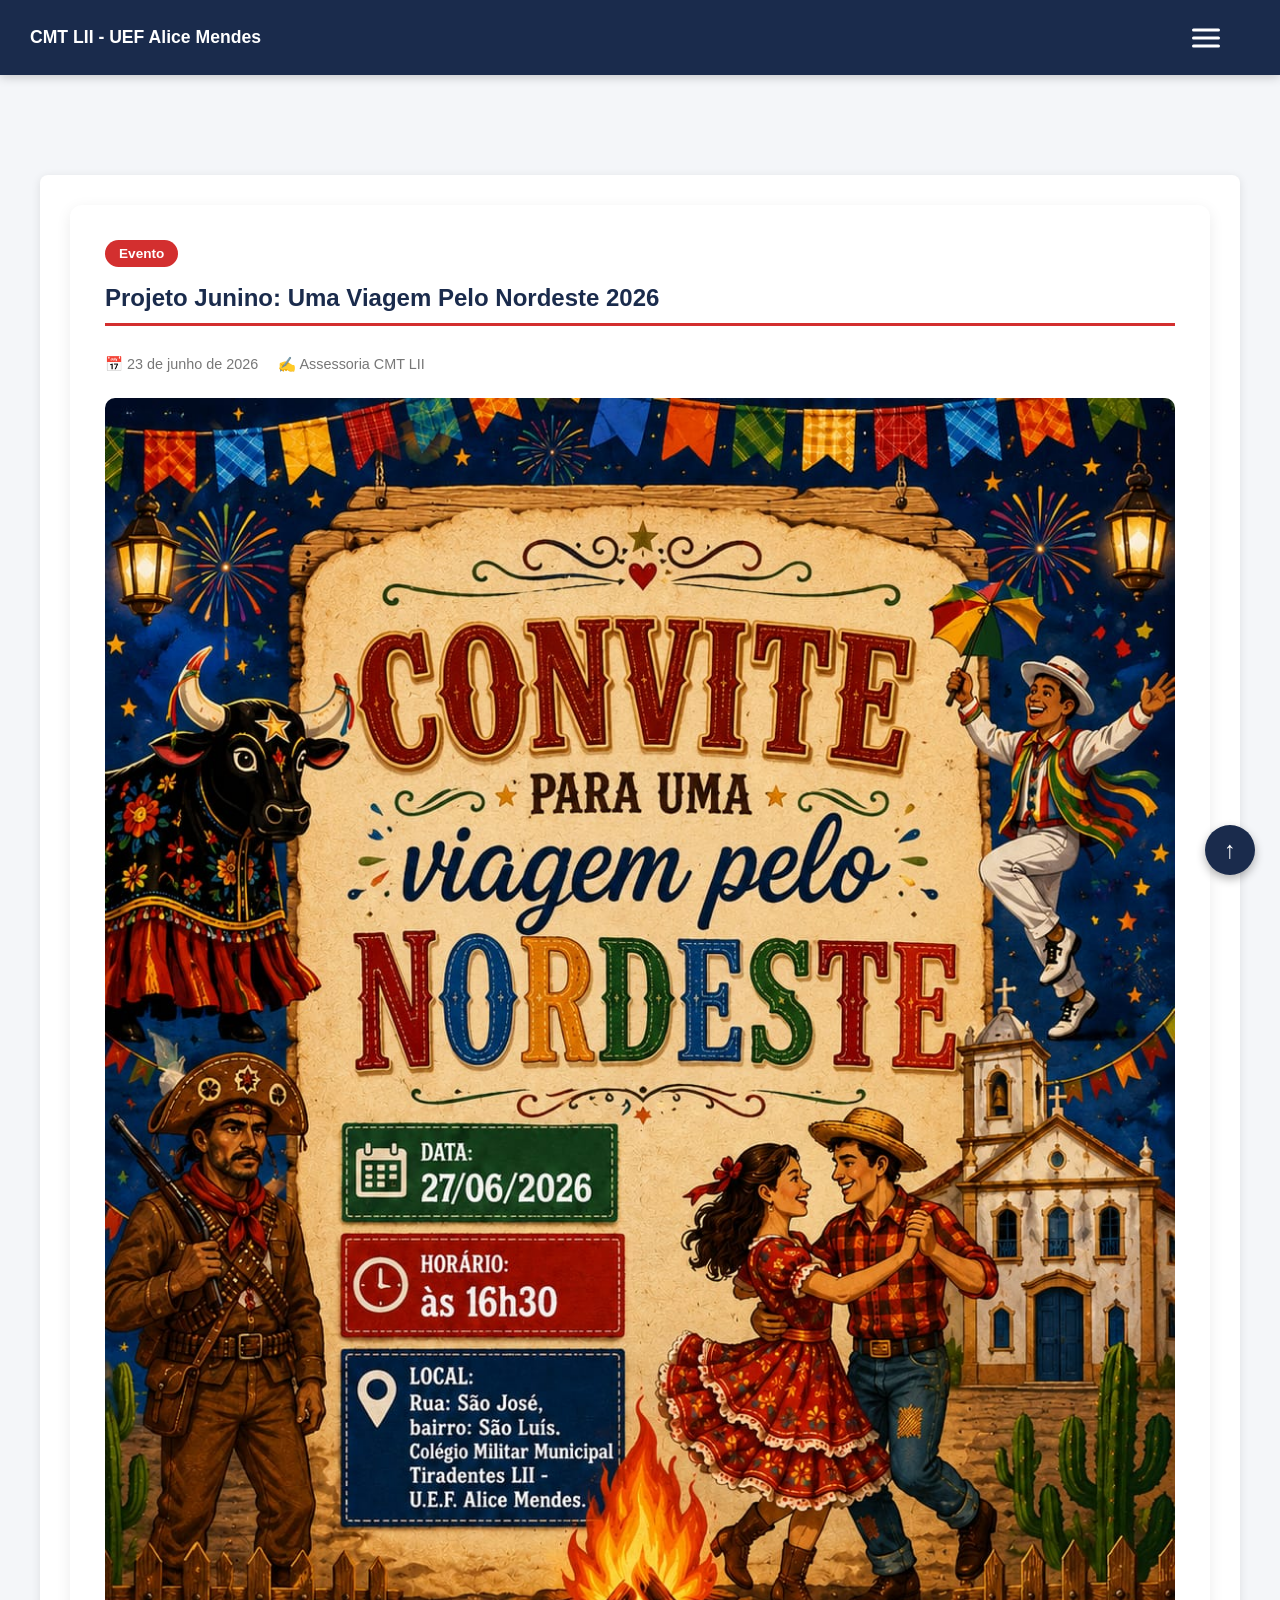
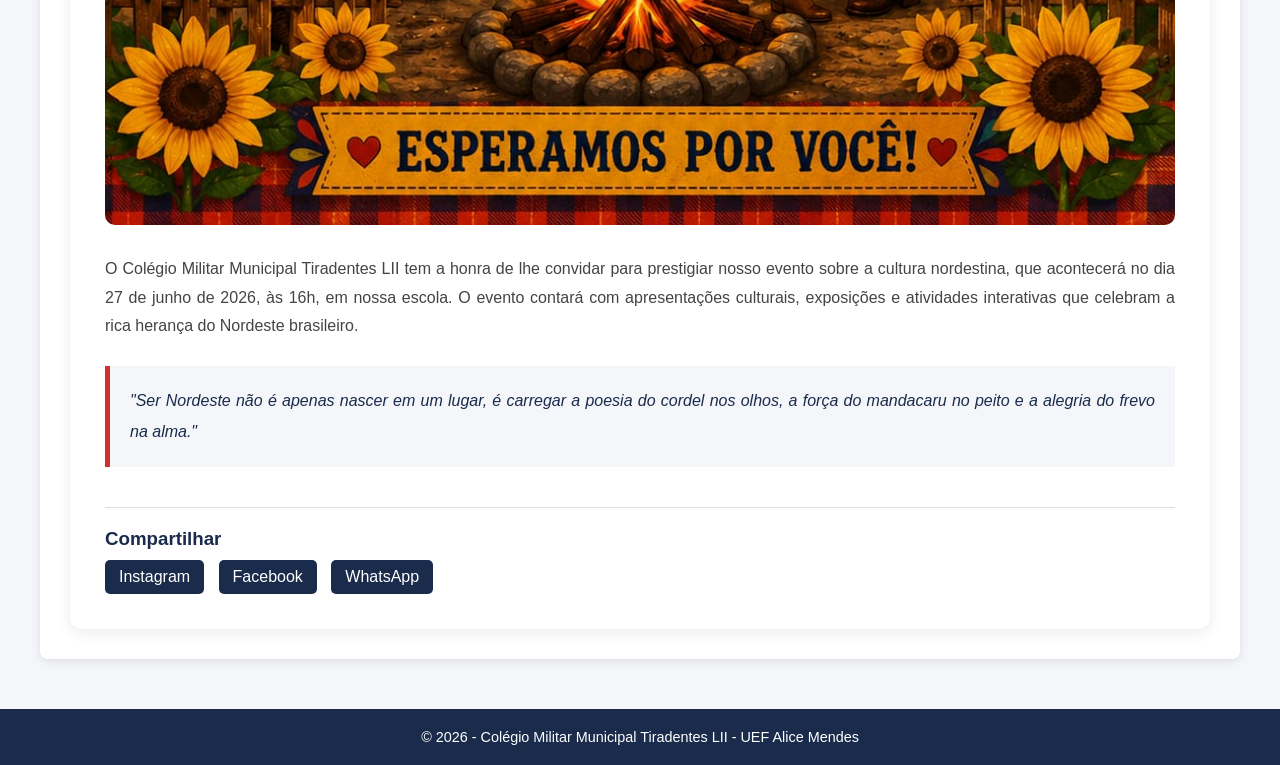
<file: acoesenoticias/modelo.html>
<!DOCTYPE html>
<html lang="pt-BR">
<head>
    <meta charset="UTF-8">
    <meta name="viewport" content="width=device-width, initial-scale=1.0">
    <title>Ações - CMT LII</title>

    <link rel="stylesheet" href="../style.css">

    <style>
        .pagina-interna{
            max-width:1200px;
            margin:100px auto 50px;
            padding:30px;
            background:#fff;
            border-radius:8px;
            box-shadow:0 2px 10px rgba(0,0,0,.1);
        }

        .pagina-interna h1{
            color:#1a2b4c;
            margin-bottom:30px;
            border-bottom:3px solid #d32f2f;
            padding-bottom:10px;
        }

        .pagina-interna h2{
            color:#1a2b4c;
            margin-top:40px;
            margin-bottom:15px;
        }

        .pagina-interna p{
            text-align:justify;
            line-height:1.8;
            margin-bottom:15px;
        }

        .diretriz{
            background:#f5f7fa;
            border-left:5px solid #d32f2f;
            padding:20px;
            margin-top:20px;
            border-radius:5px;
        }
    </style>
</head>

<body>

<header>

    <div class="logo-container">
        <h1 class="school-title">
            CMT LII - UEF Alice Mendes
        </h1>
    </div>

    <div class="menu-area">

        <input type="checkbox" id="menu-toggle" class="menu-checkbox">

        <label for="menu-toggle" class="menu-button">
            <span></span>
            <span></span>
            <span></span>
        </label>

    <nav class="nav-menu">
        <ul>
            <ul>

    <li><a href="../index.html">Início</a></li>

    <li class="dropdown">
                <li class="dropdown">

            <li class="dropdown">
                <details>
                    
                    <summary>Institucional</summary>
                    <ul class="submenu">
                        <li><a href="../historico.html">Histórico</a></li>
                        <li><a href="../equipe.html">Nossa Equipe</a></li>
                        <li><a href="../horarios/horarios.html">Organização Escolar</a></li>
                    </ul>
                </details>
            </li>

            <li><a href="../calendario.html">Calendário</a></li>
                <li><a href="../acoes.html">Ações</a></li>
                <li><a href="https://idiario.semed.bacabal.ma.gov.br/">Diário Eletrônico</a></li>

        </ul>
    </nav>

<div class="header-spacer"></div>
</header>

<div class="header-spacer"></div>

<main class="pagina-interna noticia-page">

    <article class="noticia-completa">

        <div class="categoria-noticia">
            Evento
        </div>

        <h1>
            Projeto Junino: Uma Viagem Pelo Nordeste 2026
        </h1>

        <div class="meta-noticia">
            <span>📅 23 de junho de 2026</span>
            <span>✍️ Assessoria CMT LII</span>
        </div>

        <div class="imagem-destaque">
            <img src="../imagens/acoes/viagempelonordeste.jpeg" alt="Projeto Junino: Uma Viagem Pelo Nordeste 2026">
        </div>

        <div class="conteudo-noticia">

            <p>
                O Colégio Militar Municipal Tiradentes LII tem a honra de lhe convidar para prestigiar nosso evento sobre a cultura nordestina, que acontecerá no dia 27 de junho de 2026, às 16h, em nossa escola. O evento contará com apresentações culturais, exposições e atividades interativas que celebram a rica herança do Nordeste brasileiro.   
            </p>

            </p>

            <blockquote>
                "Ser Nordeste não é apenas nascer em um lugar, é carregar a poesia do cordel nos olhos, a força do mandacaru no peito e a alegria do frevo na alma."
            </blockquote>

        </div>

        <div class="compartilhar">
            <h3>Compartilhar</h3>

            <a href="https://www.instagram.com/cmtlii/"
   target="_blank">
   Instagram
</a>
            <a href="https://www.facebook.com/sharer/sharer.php?u=https://cmtlii.com.br/acoesenoticias/projetojunino.html"
   target="_blank">
   Facebook
</a>
            <a href="https://wa.me/?text=Confira%20esta%20not%C3%ADcia%20do%20CMT%20LII:%20https://cmtlii.com.br/acoesenoticias/projetojunino.html"
   target="_blank">
   WhatsApp
</a>
        </div>

    </article>

</main>

<footer>
    <p>
        © 2026 - Colégio Militar Municipal Tiradentes LII - UEF Alice Mendes
    </p>
</footer>
<a href="#" class="btn-topo">
    ↑
</a>

</body>
</html>
</file>
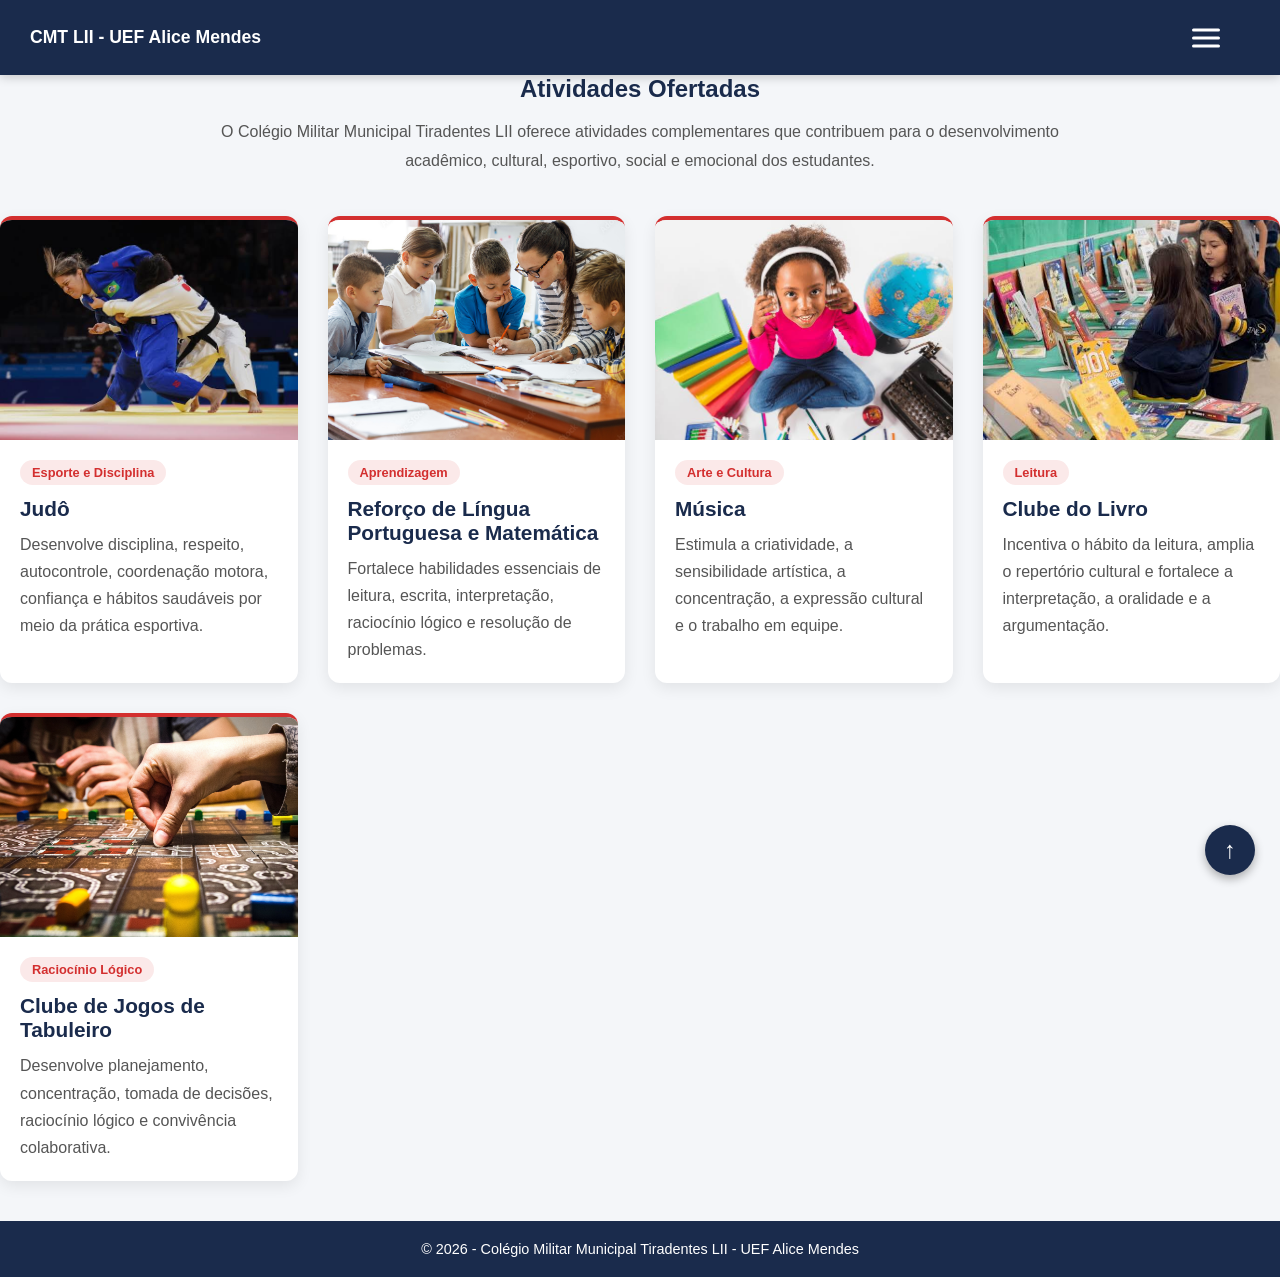
<file: atividadesofertadas/atividades.html>
<!DOCTYPE html>
<html lang="pt-BR">
<head>
    <meta charset="UTF-8">
    <meta name="viewport" content="width=device-width, initial-scale=1.0">
    <title>Atividades Ofertadas - CMT LII</title>

    <link rel="stylesheet" href="../style.css">
</head>

<body>

<header>

    <div class="logo-container">
        <h1 class="school-title">
            CMT LII - UEF Alice Mendes
        </h1>
    </div>

    <div class="menu-area">

        <input type="checkbox" id="menu-toggle" class="menu-checkbox">

        <label for="menu-toggle" class="menu-button">
            <span></span>
            <span></span>
            <span></span>
        </label>

        <nav class="nav-menu">
            <ul>
                <li><a href="../index.html">Início</a></li>

                <li class="dropdown">
                    <details>
                        <summary>Institucional</summary>
                        <ul class="submenu">
                            <li><a href="historico.html">Histórico</a></li>
                            <li><a href="equipe.html">Nossa Equipe</a></li>
                            <li><a href="../horarios/horarios.html">Organização Escolar</a></li>
                        </ul>
                    </details>
                </li>

                <li><a href="calendario.html">Calendário</a></li>
                <li><a href="acoes.html">Ações</a></li>
                <li><a href="atividades.html">Atividades</a></li>
                <li><a href="https://idiario.semed.bacabal.ma.gov.br/">Diário Eletrônico</a></li>
            </ul>
        </nav>

    </div>

</header>

<div class="header-spacer"></div>

<main class="pagina-interna atividades-page">

    <section class="cabecalho-atividades">
        <h1>Atividades Ofertadas</h1>

        <p>
            O Colégio Militar Municipal Tiradentes LII oferece atividades complementares
            que contribuem para o desenvolvimento acadêmico, cultural, esportivo,
            social e emocional dos estudantes.
        </p>
    </section>

    <section class="grid-atividades">

        <article class="atividade-card">
            <div class="atividade-imagem">
                <img src="./atividades-ofertadas/judo.jfif" alt="Judô">
            </div>

            <div class="atividade-conteudo">
                <span class="atividade-tag">Esporte e Disciplina</span>
                <h2>Judô</h2>
                <p>
                    Desenvolve disciplina, respeito, autocontrole, coordenação motora,
                    confiança e hábitos saudáveis por meio da prática esportiva.
                </p>
            </div>
        </article>

        <article class="atividade-card">
            <div class="atividade-imagem">
                <img src="./atividades-ofertadas/reforco-escolar.jpg" alt="Reforço Escolar">
            </div>

            <div class="atividade-conteudo">
                <span class="atividade-tag">Aprendizagem</span>
                <h2>Reforço de Língua Portuguesa e Matemática</h2>
                <p>
                    Fortalece habilidades essenciais de leitura, escrita, interpretação,
                    raciocínio lógico e resolução de problemas.
                </p>
            </div>
        </article>

        <article class="atividade-card">
            <div class="atividade-imagem">
                <img src="./atividades-ofertadas/musica.jfif" alt="Música">
            </div>

            <div class="atividade-conteudo">
                <span class="atividade-tag">Arte e Cultura</span>
                <h2>Música</h2>
                <p>
                    Estimula a criatividade, a sensibilidade artística, a concentração,
                    a expressão cultural e o trabalho em equipe.
                </p>
            </div>
        </article>

        <article class="atividade-card">
            <div class="atividade-imagem">
                <img src="./atividades-ofertadas/livro.jfif" alt="Clube do Livro">
            </div>

            <div class="atividade-conteudo">
                <span class="atividade-tag">Leitura</span>
                <h2>Clube do Livro</h2>
                <p>
                    Incentiva o hábito da leitura, amplia o repertório cultural e fortalece
                    a interpretação, a oralidade e a argumentação.
                </p>
            </div>
        </article>

        <article class="atividade-card">
            <div class="atividade-imagem">
                <img src="./atividades-ofertadas/jogo-de-tabuleiro.jpg" alt="Clube de Jogos de Tabuleiro">
            </div>

            <div class="atividade-conteudo">
                <span class="atividade-tag">Raciocínio Lógico</span>
                <h2>Clube de Jogos de Tabuleiro</h2>
                <p>
                    Desenvolve planejamento, concentração, tomada de decisões,
                    raciocínio lógico e convivência colaborativa.
                </p>
            </div>
        </article>

    </section>

</main>

<footer>
    <p>
        © 2026 - Colégio Militar Municipal Tiradentes LII - UEF Alice Mendes
    </p>
</footer>

<a href="#" class="btn-topo">↑</a>

</body>
</html>
</file>
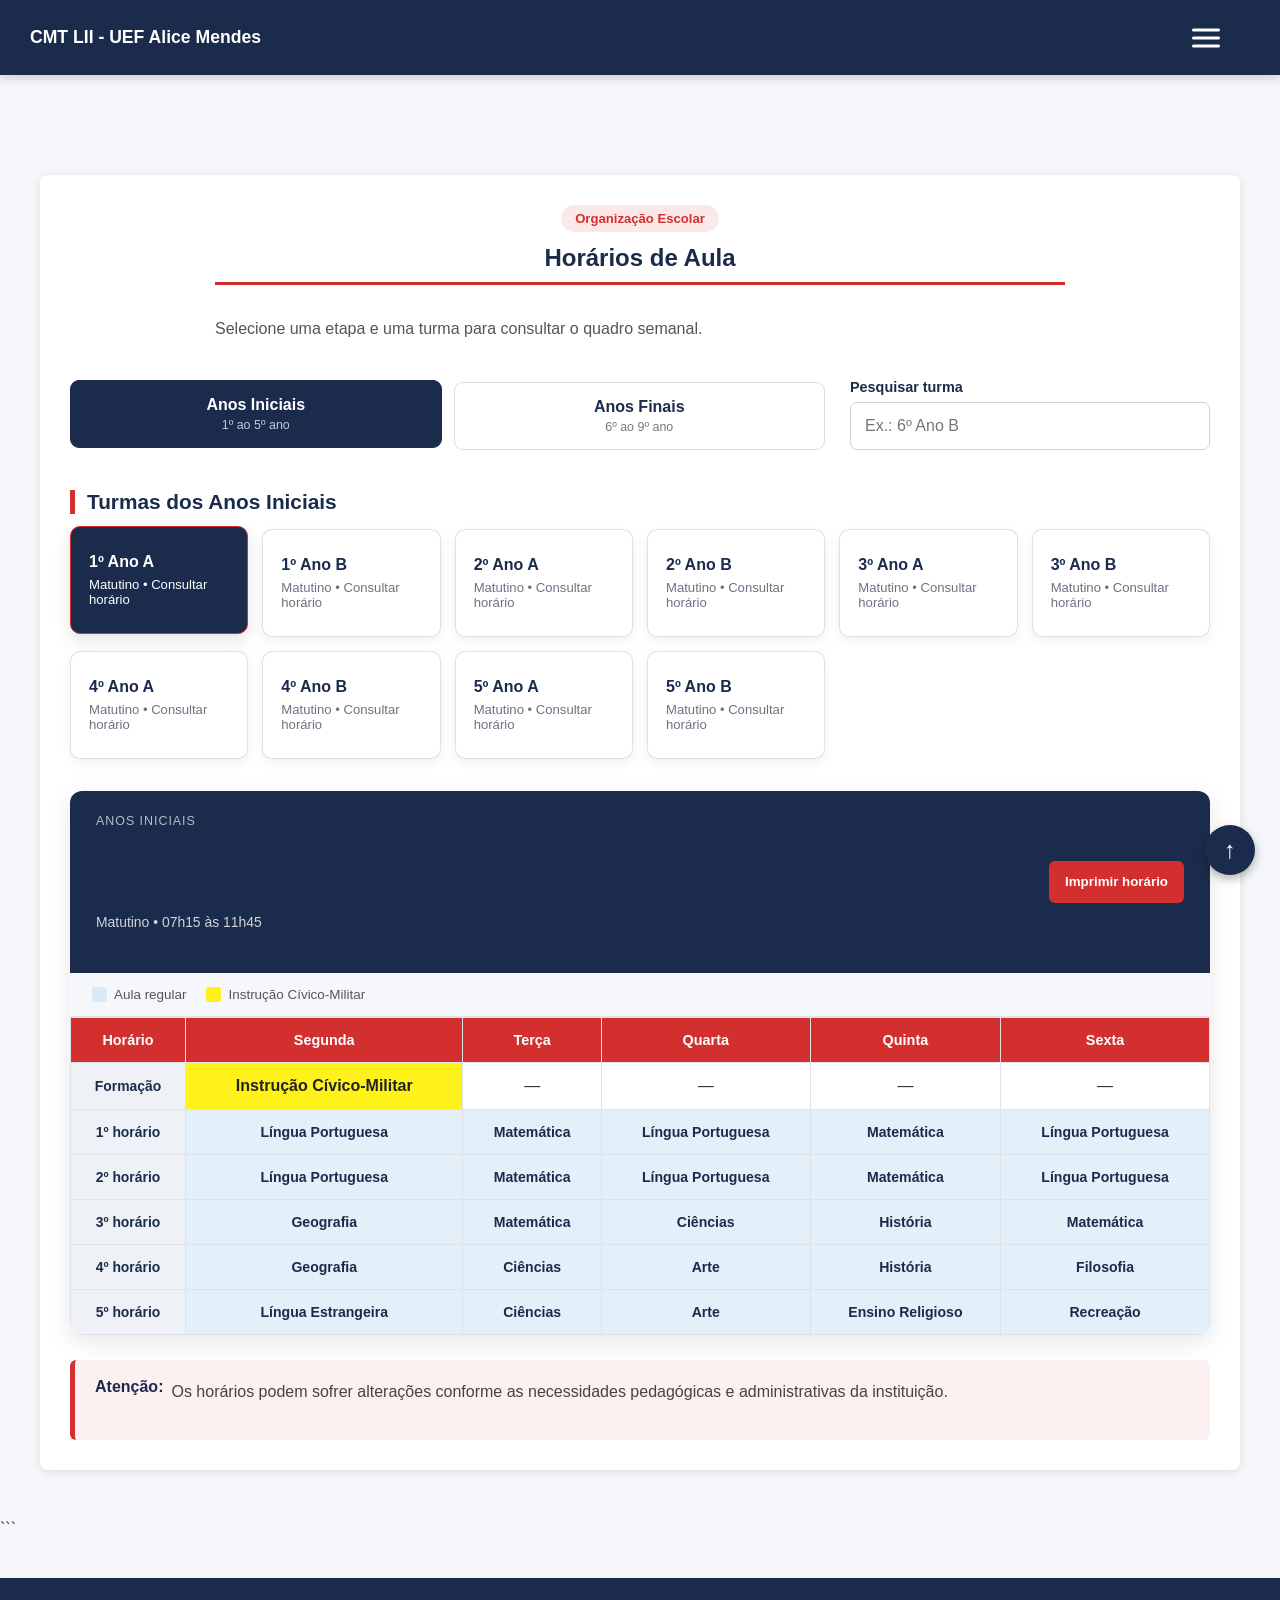
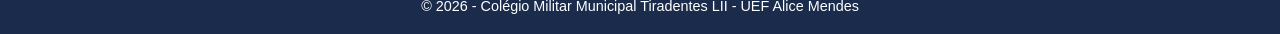
<file: horarios/horarios.html>
<!DOCTYPE html>
<html lang="pt-BR">
<head>
    <meta charset="UTF-8">
    <meta name="viewport" content="width=device-width, initial-scale=1.0">
    <title>Histórico Institucional - CMT LII</title>

    <link rel="stylesheet" href="../style.css">

    <style>
        .pagina-interna{
            max-width:1200px;
            margin:100px auto 50px;
            padding:30px;
            background:#fff;
            border-radius:8px;
            box-shadow:0 2px 10px rgba(0,0,0,.1);
        }

        .pagina-interna h1{
            color:#1a2b4c;
            margin-bottom:30px;
            border-bottom:3px solid #d32f2f;
            padding-bottom:10px;
        }

        .pagina-interna h2{
            color:#1a2b4c;
            margin-top:40px;
            margin-bottom:15px;
        }

        .pagina-interna p{
            text-align:justify;
            line-height:1.8;
            margin-bottom:15px;
        }

        .diretriz{
            background:#f5f7fa;
            border-left:5px solid #d32f2f;
            padding:20px;
            margin-top:20px;
            border-radius:5px;
        }
    </style>
</head>

<body>

<header>

    <div class="logo-container">
        <h1 class="school-title">
            CMT LII - UEF Alice Mendes
        </h1>
    </div>

    <div class="menu-area">

        <input type="checkbox" id="menu-toggle" class="menu-checkbox">

        <label for="menu-toggle" class="menu-button">
            <span></span>
            <span></span>
            <span></span>
        </label>

    <nav class="nav-menu">
        <ul>
            <ul>

    <li><a href="../index.html">Início</a></li>

    <li class="dropdown">
                <li class="dropdown">

            <li class="dropdown">
                <details>
                    
                    <summary>Institucional</summary>
                    <ul class="submenu">
                        <li><a href="../historico.html">Histórico</a></li>
                        <li><a href="../equipe.html">Nossa Equipe</a></li>
                        <li><a href="./horarios.html">Organização Escolar</a></li>
                    </ul>
                </details>
            </li>

            <li><a href="../calendario.html">Calendário</a></li>
                <li><a href="../acoes.html">Ações</a></li>
                <li><a href="https://idiario.semed.bacabal.ma.gov.br/">Diário Eletrônico</a></li>

        </ul>
    </nav>

<div class="header-spacer"></div>
</header>

<div class="header-spacer"></div>
<main class="pagina-interna horarios-interativos-page">

    <section class="cabecalho-horarios-interativos">
        <span class="etiqueta-pagina">Organização Escolar</span>

        <h1>Horários de Aula</h1>

        <p>
            Selecione uma etapa e uma turma para consultar o quadro semanal.
        </p>
    </section>

    <section class="ferramentas-horarios">

        <div class="abas-horarios">
            <button
                type="button"
                class="aba-horario ativa"
                data-etapa="iniciais"
            >
                Anos Iniciais
                <small>1º ao 5º ano</small>
            </button>

            <button
                type="button"
                class="aba-horario"
                data-etapa="finais"
            >
                Anos Finais
                <small>6º ao 9º ano</small>
            </button>
        </div>

        <div class="campo-pesquisa-horario">
            <label for="pesquisaTurma">Pesquisar turma</label>

            <input
                type="search"
                id="pesquisaTurma"
                placeholder="Ex.: 6º Ano B"
                autocomplete="off"
            >
        </div>

    </section>

    <section class="lista-turmas-area">

        <h2 id="tituloListaTurmas">Turmas dos Anos Iniciais</h2>

        <div id="listaTurmas" class="grid-turmas"></div>

        <p id="nenhumaTurma" class="nenhuma-turma">
            Nenhuma turma encontrada.
        </p>

    </section>

    <section id="painelHorario" class="painel-horario-interativo">

        <div class="topo-painel-horario">

            <div>
                <span id="etapaSelecionada">
                    Anos Iniciais
                </span>

                <h2 id="nomeTurmaSelecionada">
                    1º Ano A
                </h2>

                <p id="turnoTurmaSelecionada">
                    Turno matutino • 07h15 às 11h45
                </p>
            </div>

            <div class="acoes-horario">
                <button
                    type="button"
                    id="botaoImprimir"
                    class="botao-imprimir-horario"
                >
                    Imprimir horário
                </button>
            </div>

        </div>

        <div class="legenda-horario">
            <span>
                <i class="marcador-aula"></i>
                Aula regular
            </span>

            <span>
                <i class="marcador-civico"></i>
                Instrução Cívico-Militar
            </span>
        </div>

        <div class="tabela-horario-container">

            <table class="tabela-horario-interativa">
                <thead>
                    <tr>
                        <th>Horário</th>
                        <th>Segunda</th>
                        <th>Terça</th>
                        <th>Quarta</th>
                        <th>Quinta</th>
                        <th>Sexta</th>
                    </tr>
                </thead>

                <tbody id="corpoTabelaHorario"></tbody>
            </table>

        </div>

    </section>

    <aside class="aviso-horarios">
        <strong>Atenção:</strong>

        <p>
            Os horários podem sofrer alterações conforme as necessidades
            pedagógicas e administrativas da instituição.
        </p>
    </aside>

</main>
```


<footer>
    <p>
        © 2026 - Colégio Militar Municipal Tiradentes LII - UEF Alice Mendes
    </p>
</footer>
<a href="#" class="btn-topo">
    ↑
</a>
<script>
document.addEventListener("DOMContentLoaded", function () {

    const botoes = document.querySelectorAll(".botao-etapa-horario");
    const visualizador = document.getElementById("visualizadorHorario");
    const titulo = document.getElementById("tituloDocumento");
    const botaoAbrir = document.getElementById("abrirDocumento");
    const botaoBaixar = document.getElementById("baixarDocumento");

    if (
        botoes.length === 0 ||
        !visualizador ||
        !titulo ||
        !botaoAbrir ||
        !botaoBaixar
    ) {
        console.error("Elementos do visualizador de horários não foram encontrados.");
        return;
    }

    botoes.forEach(function (botao) {

        botao.addEventListener("click", function (evento) {

            evento.preventDefault();
            evento.stopPropagation();

            const caminhoDocumento = botao.getAttribute("data-documento");
            const nomeDocumento = botao.getAttribute("data-titulo");

            if (!caminhoDocumento || !nomeDocumento) {
                console.error("O botão não possui data-documento ou data-titulo.");
                return;
            }

            botoes.forEach(function (item) {
                item.classList.remove("ativo");
            });

            botao.classList.add("ativo");

            titulo.textContent = nomeDocumento;

            visualizador.setAttribute(
                "src",
                caminhoDocumento + "#toolbar=1&navpanes=0&view=FitH"
            );

            visualizador.setAttribute("title", nomeDocumento);

            botaoAbrir.setAttribute("href", caminhoDocumento);
            botaoBaixar.setAttribute("href", caminhoDocumento);
        });

    });

});
</script>
<script>
document.addEventListener("DOMContentLoaded", function () {

    const dias = [
        "segunda",
        "terca",
        "quarta",
        "quinta",
        "sexta"
    ];

    const nomesDias = {
        segunda: "Segunda",
        terca: "Terça",
        quarta: "Quarta",
        quinta: "Quinta",
        sexta: "Sexta"
    };

    const horarioIniciaisBase = {
        segunda: [
            "Língua Portuguesa",
            "Língua Portuguesa",
            "Geografia",
            "Geografia",
            "Língua Estrangeira"
        ],
        terca: [
            "Matemática",
            "Matemática",
            "Matemática",
            "Ciências",
            "Ciências"
        ],
        quarta: [
            "Língua Portuguesa",
            "Língua Portuguesa",
            "Ciências",
            "Arte",
            "Arte"
        ],
        quinta: [
            "Matemática",
            "Matemática",
            "História",
            "História",
            "Ensino Religioso"
        ],
        sexta: [
            "Língua Portuguesa",
            "Língua Portuguesa",
            "Matemática",
            "Filosofia",
            "Recreação"
        ]
    };

    function criarHorarioIniciais(diaCivico) {
        return {
            tipo: "iniciais",
            turno: "Matutino",
            funcionamento: "07h15 às 11h45",
            civico: diaCivico,
            aulas: JSON.parse(JSON.stringify(horarioIniciaisBase))
        };
    }

    const turmas = [
        {
            id: "1a",
            nome: "1º Ano A",
            etapa: "iniciais",
            ...criarHorarioIniciais("segunda")
        },
        {
            id: "1b",
            nome: "1º Ano B",
            etapa: "iniciais",
            ...criarHorarioIniciais("segunda")
        },
        {
            id: "2a",
            nome: "2º Ano A",
            etapa: "iniciais",
            ...criarHorarioIniciais("terca")
        },
        {
            id: "2b",
            nome: "2º Ano B",
            etapa: "iniciais",
            ...criarHorarioIniciais("terca")
        },
        {
            id: "3a",
            nome: "3º Ano A",
            etapa: "iniciais",
            ...criarHorarioIniciais("quarta")
        },
        {
            id: "3b",
            nome: "3º Ano B",
            etapa: "iniciais",
            ...criarHorarioIniciais("quarta")
        },
        {
            id: "4a",
            nome: "4º Ano A",
            etapa: "iniciais",
            ...criarHorarioIniciais("quinta")
        },
        {
            id: "4b",
            nome: "4º Ano B",
            etapa: "iniciais",
            ...criarHorarioIniciais("quinta")
        },
        {
            id: "5a",
            nome: "5º Ano A",
            etapa: "iniciais",
            ...criarHorarioIniciais("sexta")
        },
        {
            id: "5b",
            nome: "5º Ano B",
            etapa: "iniciais",
            ...criarHorarioIniciais("sexta")
        },

        
    ];

    const nomesTurmasFinais = [ "6º Ano A", "6º Ano B", "6º Ano C", "6º Ano D", "7º Ano A", "7º Ano B", "7º Ano C", "8º Ano A", "8º Ano B", "8º Ano C", "9º Ano A", "9º Ano B", "9º Ano C" ];
    const gradeAnosFinais = { segunda: [ /* 1º horário */ [ ["Língua Portuguesa", "Bruna"], ["Informática", "Jodson"], ["Educação Física", "Júnior"], ["Geografia", "Mirella"], ["Ciências", "Alan"], ["Matemática", "Glauciene"], ["Informática", "Alessandra"], ["História", "Cutrim"], ["Ensino Religioso", "Klebiana"], ["Geografia", "Antônio M."], ["Matemática", "Maxsuel"], ["Arte", "Hellen"], ["Língua Portuguesa", "Jéssika"] ], /* 2º horário */ [ ["Informática", "Jodson"], ["Ciências", "Alan"], ["Ensino Religioso", "Klebiana"], ["Língua Portuguesa", "Bruna"], ["Geografia", "Cutrim"], ["Matemática", "Glauciene"], ["Língua Portuguesa", "Hellen"], ["Educação Física", "Marcos"], ["Geografia", "Antônio M."], ["Língua Inglesa", "Letícia"], ["Ciências", "Alessandra"], ["Língua Portuguesa", "Jéssika"], ["Matemática", "Maxsuel"] ], /* 3º horário */ [ ["História", "Cutrim"], ["Educação Física", "Júnior"], ["Geografia", "Mirella"], ["Língua Portuguesa", "Bruna"], ["Matemática", "Glauciene"], ["Informática", "Alessandra"], ["Língua Inglesa", "Letícia"], ["Língua Portuguesa", "Hellen"], ["Informática", "Jodson"], ["Educação Física", "Marcos"], ["Língua Portuguesa", "Jéssika"], ["Geografia", "Antônio M."], ["Informática", "Maxsuel"] ], /* 4º horário */ [ ["Ciências", "Alan"], ["Matemática", "Glauciene"], ["Informática", "Jodson"], ["Língua Inglesa", "Letícia"], ["Língua Portuguesa", "Bruna"], ["Educação Física", "Júnior"], ["Ensino Religioso", "Klebiana"], ["Ciências", "Alessandra"], ["História", "Cutrim"], ["Arte", "Hellen"], ["Língua Portuguesa", "Jéssika"], ["Matemática", "Maxsuel"], ["Geografia", "Antônio M."] ], /* 5º horário */ [ ["Geografia", "Cutrim"], ["Matemática", "Glauciene"], ["Língua Inglesa", "Letícia"], ["Ensino Religioso", "Klebiana"], ["Língua Portuguesa", "Bruna"], ["Ciências", "Alan"], ["Educação Física", "Júnior"], ["Matemática", "Jodson"], ["Ciências", "Alessandra"], ["Língua Portuguesa", "Jéssika"], ["Educação Física", "Marcos"], ["Matemática", "Maxsuel"], ["Arte", "Hellen"] ] ], terca: [ [ ["Língua Portuguesa", "Bruna"], ["Filosofia", "Ivonete"], ["Matemática", "Glauciene"], ["Ciências", "Edna"], ["Arte", "Washington"], ["Língua Inglesa", "Letícia"], ["Geografia", "Cutrim"], ["Filosofia", "Rafaella"], ["Ciências", "Alessandra"], ["Matemática", "Jodson"], ["Língua Portuguesa", "Jéssika"], ["Arte", "Hellen"], ["Matemática", "Maxsuel"] ], [ ["Língua Portuguesa", "Bruna"], ["Matemática", "Glauciene"], ["Ciências", "Edna"], ["Arte", "Rafaella"], ["Ensino Religioso", "Klebiana"], ["Filosofia", "Ivonete"], ["Arte", "Washington"], ["Geografia", "Antônio M."], ["Língua Inglesa", "Letícia"], ["Matemática", "Jodson"], ["Arte", "Hellen"], ["História", "Cutrim"], ["Língua Portuguesa", "Jéssika"] ], [ ["Educação Física", "Júnior"], ["Geografia", "Cutrim"], ["Filosofia", "Ivonete"], ["Língua Portuguesa", "Bruna"], ["Língua Inglesa", "Letícia"], ["Matemática", "Glauciene"], ["Ciências", "Alessandra"], ["Informática", "Jodson"], ["Língua Portuguesa", "Jéssika"], ["Arte", "Hellen"], ["Matemática", "Maxsuel"], ["Geografia", "Antônio M."], ["Filosofia", "Rafaella"] ], [ ["Língua Inglesa", "Washington"], ["Língua Portuguesa", "Bruna"], ["Ciências", "Edna"], ["Matemática", "Glauciene"], ["Educação Física", "Júnior"], ["Língua Portuguesa", "Hellen"], ["Matemática", "Jodson"], ["Língua Inglesa", "Letícia"], ["Filosofia", "Rafaella"], ["Língua Portuguesa", "Jéssika"], ["Matemática", "Maxsuel"], ["Ciências", "Alessandra"], ["História", "Cutrim"] ], [ ["Matemática", "Glauciene"], ["Língua Portuguesa", "Bruna"], ["Língua Inglesa", "Letícia"], ["Informática", "Jodson"], ["Geografia", "Cutrim"], ["Arte", "Washington"], ["Língua Portuguesa", "Hellen"], ["Ensino Religioso", "Klebiana"], ["Língua Portuguesa", "Jéssika"], ["Filosofia", "Rafaella"], ["Geografia", "Antônio M."], ["Matemática", "Maxsuel"], ["Ciências", "Alessandra"] ] ], quarta: [ [ ["História", "Cutrim"], ["Língua Portuguesa", "Bruna"], ["História", "Maciorlane"], ["Matemática", "Glauciene"], ["Língua Inglesa", "Letícia"], ["Língua Portuguesa", "Hellen"], ["Ciências", "Alessandra"], ["Geografia", "Antônio M."], ["Matemática", "Jodson"], ["Educação Física", "Marcos"], ["Filosofia", "Rafaella"], ["Matemática", "Maxsuel"], ["Língua Portuguesa", "Jéssika"] ], [ ["Geografia", "Cutrim"], ["Matemática", "Glauciene"], ["Língua Portuguesa", "Bruna"], ["Ciências", "Edna"], ["Educação Física", "Júnior"], ["História", "Macionêde"], ["Matemática", "Jodson"], ["Língua Portuguesa", "Hellen"], ["Língua Inglesa", "Letícia"], ["Ciências", "Alessandra"], ["Geografia", "Antônio M."], ["Informática", "Maxsuel"], ["Língua Portuguesa", "Jéssika"] ], [ ["Arte", "Hellen"], ["História", "Maciorlane"], ["Língua Portuguesa", "Bruna"], ["Ciências", "Edna"], ["História", "Macionêde"], ["Matemática", "Glauciene"], ["Língua Inglesa", "Letícia"], ["Ciências", "Alessandra"], ["Geografia", "Antônio M."], ["Matemática", "Jodson"], ["Língua Portuguesa", "Jéssika"], ["Filosofia", "Rafaella"], ["Matemática", "Maxsuel"] ], [ ["Matemática", "Glauciene"], ["Língua Portuguesa", "Bruna"], ["Arte", "Rafaella"], ["História", "Maciorlane"], ["Informática", "Alessandra"], ["Geografia", "Cutrim"], ["História", "Macionêde"], ["Educação Física", "Marcos"], ["Língua Portuguesa", "Jéssika"], ["Geografia", "Antônio M."], ["Arte", "Hellen"], ["Língua Inglesa", "Letícia"], ["Matemática", "Maxsuel"] ], [ ["Matemática", "Glauciene"], ["Arte", "Rafaella"], ["Ciências", "Edna"], ["Educação Física", "Júnior"], ["Língua Portuguesa", "Bruna"], ["Língua Portuguesa", "Hellen"], ["Matemática", "Jodson"], ["Língua Inglesa", "Letícia"], ["Ciências", "Alessandra"], ["História", "Cutrim"], ["Matemática", "Maxsuel"], ["Língua Portuguesa", "Jéssika"], ["Geografia", "Antônio M."] ] ], quinta: [ [ ["Filosofia", "Ivonete"], ["História", "Maciorlane"], ["Língua Portuguesa", "Bruna"], ["Arte", "Rafaella"], ["História", "Macionêde"], ["Geografia", "Cutrim"], ["Língua Portuguesa", "Hellen"], ["Arte", "Washington"], ["Educação Física", "Marcos"], ["Língua Portuguesa", "Jéssika"], ["Informática", "Jodson"], ["Ciências", "Alessandra"], ["Língua Inglesa", "Letícia"] ], [ ["Matemática", "Glauciene"], ["Ciências", "Alan"], ["Língua Portuguesa", "Bruna"], ["História", "Maciorlane"], ["Filosofia", "Ivonete"], ["Língua Inglesa", "Letícia"], ["Língua Portuguesa", "Hellen"], ["História", "Cutrim"], ["Matemática", "Jodson"], ["Língua Portuguesa", "Jéssika"], ["Educação Física", "Marcos"], ["Ensino Religioso", "Klebiana"], ["Ciências", "Alessandra"] ], [ ["Arte", "Hellen"], ["Língua Portuguesa", "Bruna"], ["História", "Maciorlane"], ["Filosofia", "Ivonete"], ["Matemática", "Glauciene"], ["Ciências", "Alan"], ["História", "Macionêde"], ["Matemática", "Jodson"], ["Língua Portuguesa", "Jéssika"], ["Língua Inglesa", "Letícia"], ["Ciências", "Alessandra"], ["Educação Física", "Marcos"], ["História", "Cutrim"] ], [ ["Ciências", "Alan"], ["Língua Inglesa", "Letícia"], ["Arte", "Rafaella"], ["Língua Portuguesa", "Bruna"], ["Matemática", "Glauciene"], ["História", "Macionêde"], ["Educação Física", "Júnior"], ["Matemática", "Jodson"], ["Arte", "Washington"], ["Ciências", "Alessandra"], ["História", "Cutrim"], ["Língua Portuguesa", "Jéssika"], ["Arte", "Hellen"] ], [ ["Ensino Religioso", "Klebiana"], ["Arte", "Rafaella"], ["Matemática", "Glauciene"], ["Língua Portuguesa", "Bruna"], ["Ciências", "Alan"], ["Arte", "Washington"], ["Ciências", "Alessandra"], ["Língua Portuguesa", "Hellen"], ["História", "Cutrim"], ["Matemática", "Jodson"], ["Língua Inglesa", "Letícia"], ["Língua Portuguesa", "Jéssika"], ["Educação Física", "Marcos"] ] ], sexta: [ [ ["Educação Física", "Júnior"], ["Ciências", "Alan"], ["Geografia", "Mirella"], ["Matemática", "Glauciene"], ["Língua Portuguesa", "Bruna"], ["Língua Portuguesa", "Hellen"], ["Matemática", "Jodson"], ["Ciências", "Alessandra"], ["Arte", "Washington"], ["Ensino Religioso", "Klebiana"], ["Língua Inglesa", "Letícia"], ["História", "Cutrim"], ["Língua Portuguesa", "Jéssika"] ], [ ["Ciências", "Alan"], ["Língua Inglesa", "Letícia"], ["Educação Física", "Júnior"], ["Matemática", "Glauciene"], ["Língua Portuguesa", "Bruna"], ["Língua Portuguesa", "Hellen"], ["Filosofia", "Mirella"], ["Arte", "Washington"], ["Língua Portuguesa", "Jéssika"], ["Informática", "Jodson"], ["História", "Cutrim"], ["Ciências", "Alessandra"], ["Ensino Religioso", "Klebiana"] ], [ ["Língua Portuguesa", "Bruna"], ["Educação Física", "Júnior"], ["Matemática", "Glauciene"], ["Geografia", "Mirella"], ["Arte", "Washington"], ["Ensino Religioso", "Klebiana"], ["Geografia", "Cutrim"], ["Língua Portuguesa", "Hellen"], ["Matemática", "Jodson"], ["Língua Portuguesa", "Jéssika"], ["Ciências", "Alessandra"], ["Língua Inglesa", "Letícia"], ["Educação Física", "Marcos"] ], [ ["Língua Portuguesa", "Bruna"], ["Ensino Religioso", "Klebiana"], ["Matemática", "Glauciene"], ["Língua Inglesa", "Letícia"], ["Ciências", "Alan"], ["Educação Física", "Júnior"], ["Arte", "Washington"], ["Língua Portuguesa", "Hellen"], ["Matemática", "Jodson"], ["História", "Cutrim"], ["Língua Portuguesa", "Jéssika"], ["Educação Física", "Marcos"], ["Ciências", "Alessandra"] ], [ ["Língua Inglesa", "Washington"], ["Geografia", "Cutrim"], ["Língua Portuguesa", "Bruna"], ["Educação Física", "Júnior"], ["Matemática", "Glauciene"], ["Ciências", "Alan"], ["Língua Portuguesa", "Hellen"], ["Matemática", "Jodson"], ["Educação Física", "Marcos"], ["Ciências", "Alessandra"], ["Ensino Religioso", "Klebiana"], ["Língua Portuguesa", "Jéssika"], ["Língua Inglesa", "Letícia"] ] ] }
    const diasCivicosFinais = { "6º Ano A": "segunda", "6º Ano B": "segunda", "6º Ano C": "terca", "6º Ano D": "terca", "7º Ano A": "quarta", "7º Ano B": "quarta", "7º Ano C": "quinta", "8º Ano A": "quinta", "8º Ano B": "quinta", "8º Ano C": "sexta", "9º Ano A": "segunda", "9º Ano B": "terca", "9º Ano C": "quarta" };
    
    const listaTurmas = document.getElementById("listaTurmas");
    const nenhumaTurma = document.getElementById("nenhumaTurma");
    const pesquisaTurma = document.getElementById("pesquisaTurma");

    const tituloListaTurmas =
        document.getElementById("tituloListaTurmas");

    const nomeTurmaSelecionada =
        document.getElementById("nomeTurmaSelecionada");

    const etapaSelecionada =
        document.getElementById("etapaSelecionada");

    const turnoTurmaSelecionada =
        document.getElementById("turnoTurmaSelecionada");

    const corpoTabelaHorario =
        document.getElementById("corpoTabelaHorario");

    const botoesAbas =
        document.querySelectorAll(".aba-horario");

    const botaoImprimir =
        document.getElementById("botaoImprimir");

    let etapaAtual = "iniciais";
    let turmaAtual = turmas[0];

    function criarTurmasAnosFinais() { return nomesTurmasFinais.map(function (nomeTurma, indiceTurma) { const idTurma = nomeTurma .normalize("NFD") .replace(/[\u0300-\u036f]/g, "") .replace("º", "") .replace(/\s+/g, "") .toLowerCase(); const aulasDaTurma = { segunda: [], terca: [], quarta: [], quinta: [], sexta: [] }; Object.keys(gradeAnosFinais).forEach(function (dia) { gradeAnosFinais[dia].forEach(function (horario) { aulasDaTurma[dia].push( horario[indiceTurma] ); }); }); return { id: idTurma, nome: nomeTurma, etapa: "finais", tipo: "finais", turno: "Vespertino", funcionamento: "Horário conforme organização escolar", civico: diasCivicosFinais[nomeTurma], aulas: aulasDaTurma }; }); }
    turmas.push(...criarTurmasAnosFinais());
    function normalizarTexto(texto) {
        return texto
            .normalize("NFD")
            .replace(/[\u0300-\u036f]/g, "")
            .toLowerCase();
    }

    function criarCartoesTurmas() {
        const termo = normalizarTexto(pesquisaTurma.value.trim());

        const turmasFiltradas = turmas.filter(function (turma) {
            return (
                turma.etapa === etapaAtual &&
                normalizarTexto(turma.nome).includes(termo)
            );
        });

        listaTurmas.innerHTML = "";

        nenhumaTurma.style.display =
            turmasFiltradas.length === 0 ? "block" : "none";

        turmasFiltradas.forEach(function (turma) {
            const botao = document.createElement("button");

            botao.type = "button";
            botao.className = "cartao-turma";

            if (turmaAtual && turmaAtual.id === turma.id) {
                botao.classList.add("ativo");
            }

            botao.dataset.turma = turma.id;

            botao.innerHTML = `
                <strong>${turma.nome}</strong>
                <span>
                    ${turma.turno} • Consultar horário
                </span>
            `;

            botao.addEventListener("click", function () {
                selecionarTurma(turma.id);
            });

            listaTurmas.appendChild(botao);
        });
    }

    function selecionarTurma(idTurma) {
        const turmaEncontrada = turmas.find(function (turma) {
            return turma.id === idTurma;
        });

        if (!turmaEncontrada) {
            return;
        }

        turmaAtual = turmaEncontrada;

        criarCartoesTurmas();
        renderizarHorario();
    }

    function obterConteudoAula(turma, dia, indice) {
        const aula = turma.aulas[dia][indice];

        if (turma.tipo === "iniciais") {
            return {
                disciplina: aula,
                professor: ""
            };
        }

        return {
            disciplina: aula[0],
            professor: aula[1]
        };
    }

    function renderizarHorario() {
        nomeTurmaSelecionada.textContent = turmaAtual.nome;

        etapaSelecionada.textContent =
            turmaAtual.etapa === "iniciais"
                ? "Anos Iniciais"
                : "Anos Finais";

        turnoTurmaSelecionada.textContent =
            `${turmaAtual.turno} • ${turmaAtual.funcionamento}`;

        corpoTabelaHorario.innerHTML = "";

        for (let indice = 0; indice < 5; indice++) {
            const linha = document.createElement("tr");

            const tituloHorario = document.createElement("th");

            tituloHorario.scope = "row";
            tituloHorario.textContent = `${indice + 1}º horário`;

            linha.appendChild(tituloHorario);

            dias.forEach(function (dia) {
                const celula = document.createElement("td");
                const conteudo = obterConteudoAula(
                    turmaAtual,
                    dia,
                    indice
                );

                celula.className = "celula-aula";

                celula.innerHTML = `
                    <span class="nome-disciplina">
                        ${conteudo.disciplina}
                    </span>

                    ${
                        conteudo.professor
                            ? `<span class="nome-professor">
                                   Prof. ${conteudo.professor}
                               </span>`
                            : ""
                    }
                `;

                linha.appendChild(celula);
            });

            corpoTabelaHorario.appendChild(linha);
        }

        const linhaCivico = document.createElement("tr");
        const tituloCivico = document.createElement("th");

        tituloCivico.scope = "row";
        tituloCivico.textContent = "Formação";

        linhaCivico.appendChild(tituloCivico);

        dias.forEach(function (dia) {
            const celula = document.createElement("td");

            if (dia === turmaAtual.civico) {
                celula.className = "celula-civico";
                celula.textContent = "Instrução Cívico-Militar";
            } else {
                celula.textContent = "—";
            }

            linhaCivico.appendChild(celula);
        });

        corpoTabelaHorario.prepend(linhaCivico);
    }

    botoesAbas.forEach(function (botao) {
        botao.addEventListener("click", function () {
            botoesAbas.forEach(function (item) {
                item.classList.remove("ativa");
            });

            botao.classList.add("ativa");

            etapaAtual = botao.dataset.etapa;
            pesquisaTurma.value = "";

            tituloListaTurmas.textContent =
                etapaAtual === "iniciais"
                    ? "Turmas dos Anos Iniciais"
                    : "Turmas dos Anos Finais";

            const primeiraTurmaEtapa = turmas.find(function (turma) {
                return turma.etapa === etapaAtual;
            });

            if (primeiraTurmaEtapa) {
                turmaAtual = primeiraTurmaEtapa;
            }

            criarCartoesTurmas();
            renderizarHorario();
        });
    });

    pesquisaTurma.addEventListener("input", criarCartoesTurmas);

    botaoImprimir.addEventListener("click", function () {
        window.print();
    });

    criarCartoesTurmas();
    renderizarHorario();

});
</script>
</body>
</html>
</file>
<file: style.css>
/* Configuração Global e Fonte */
* {
    margin: 0;
    padding: 0;
    box-sizing: border-box;
    font-family: "Segoe UI", Tahoma, Geneva, Verdana, sans-serif;
}

body {
    background-color: #f4f6f9;
    color: #333;
}

/* 1. HEAD PARADO (FIXO NO TOPO) */
header {
    background-color: #1a2b4c; /* Azul marinho institucional */
    color: white;
    padding: 15px 30px;
    display: flex;
    justify-content: space-between;
    align-items: center;
    position: fixed; /* Força o cabeçalho a ficar parado */
    top: 0;
    left: 0;
    width: 100%;
    height: 75px; /* Define uma altura exata para o cabeçalho */
    z-index: 1000; /* Garante que ele fique na frente de tudo */
    box-shadow: 0 2px 10px rgba(0,0,0,0.2);
    
}

/* Espaçador obrigatório para compensar a altura do topo fixo */
.header-spacer {
    height: 75px; 
    display: block;
    width: 100%;
}

/* 4. ÍCONE AO LADO DO NOME */
.logo-container {
    display: flex;
    align-items: center;
    gap: 12px;
}
.menu-area {
    position: relative;
    margin-left: auto;
}

.school-icon {
    width: 40px;
    height: 40px;
    object-fit: contain;
    border-radius: 50%; /* Remove se o brasão for quadrado */
}

.school-title {
    font-size: 1.3rem;
    font-weight: 600;
}

/* Menu de Navegação Padrão (Computador) */
.nav-menu ul {
    list-style: none;
    display: flex;
    flex-direction: row; /* Garante que os links fiquem lado a lado no PC */
    gap: 20px;
}
.nav-menu {
    position: absolute;
    top: 75px;
    right: 20px;
    background: #1a2b4c;
    border-radius: 5px;
    max-height: 0;
    overflow: hidden;
    transition: max-height 0.3s ease;
    min-width: 220px;
    box-shadow: 0 4px 10px rgba(0,0,0,0.2);
}

.nav-menu ul {
    flex-direction: column;
    gap: 0;
}

.nav-menu li {
    width: 100%;
}

.nav-menu a {
    display: block;
    padding: 12px 20px;
}

.nav-menu a {
    color: white;
    text-decoration: none;
    font-weight: 600;
    font-size: 0.95rem;
    transition: color 0.3s;
}

.nav-menu a:hover {
    color: #d32f2f;
}

/* Esconder o checkbox e o botão do hambúrguer no computador */
.menu-checkbox:checked ~ .nav-menu {
    max-height: 500px;
}
.menu-checkbox {
    display: none !important;
}
.menu-button {
    display: flex;
    flex-direction: column;
    justify-content: center;
    gap: 5px;
    cursor: pointer;

    position: absolute;
    right: 30px;
    top: 50%;
    transform: translateY(-50%);
}

/* 3. DESIGN DO ÍCONE DE TRÊS TRAÇOS (HAMBÚRGUER) */
.menu-button span {
    display: block;
    width: 28px;
    height: 3px;
    background-color: white;
    border-radius: 2px;
    transition: 0.3s;
}


/* Banner responsivo */
.banner img {
    width: 100%;
    height: auto;
    display: block;
}
.banner {
    margin-top: 0;
}

/* Acesso Rápido */
.acesso-rapido {
    display: flex;
    justify-content: center;
    gap: 15px;
    padding: 25px;
    background-color: #ffffff;
    box-shadow: 0 2px 5px rgba(0,0,0,0.05);
    flex-wrap: wrap; /* Faz quebrar linha se não couber */
}

.btn-atalho {
    background-color: #1a2b4c;
    color: white;
    border: none;
    padding: 12px 25px;
    border-radius: 4px;
    font-size: 0.9rem;
    font-weight: bold;
    cursor: pointer;
    transition: background-color 0.3s, transform 0.2s;
}

.btn-atalho:hover {
    background-color: #d32f2f;
    transform: translateY(-2px);
}

/* Postagens e Grid */
.postagens {
    padding: 40px 20px;
    max-width: 1200px;
    margin: 0 auto;
    text-align: center;
}

.postagens h2 {
    color: #1a2b4c;
    margin-bottom: 15px;
}

.filtros {
    margin-bottom: 30px;
}

.filtros a {
    text-decoration: none;
    color: #666;
    font-weight: 600;
    margin: 0 8px;
}

.grid-noticias {
    display: grid;
    grid-template-columns: repeat(auto-fit, minmax(280px, 1fr));
    gap: 20px;
}

.card {
    background-color: white;
    border-top: 4px solid #d32f2f;
    padding: 20px;
    text-align: left;
    box-shadow: 0 4px 8px rgba(0,0,0,0.05);
    border-radius: 4px;
}

.card h3 {
    margin-bottom: 10px;
    color: #1a2b4c;
}

.card p {
    color: #555;
    margin-bottom: 15px;
    font-size: 0.9rem;
    line-height: 1.5;
}

.ler-mais {
    text-decoration: none;
    color: #d32f2f;
    font-weight: bold;
    font-size: 0.9rem;
}

footer {
    background-color: #1a2b4c;
    color: white;
    text-align: center;
    padding: 20px;
    margin-top: 40px;
    font-size: 0.9rem;
}

/* =======================================================
   2. RESPONSIVIDADE (Telas menores de 768px - Celulares)
   ======================================================= */
@media (max-width: 768px) {
    .formulario-inscricao {
    grid-template-columns: 1fr;
    padding: 20px;
}

.campo-completo {
    grid-column: auto;
}
    .ferramentas-horarios {
    grid-template-columns: 1fr;
}

.abas-horarios {
    grid-template-columns: 1fr;
}

.grid-turmas {
    grid-template-columns: repeat(2, minmax(0, 1fr));
}

.topo-painel-horario {
    flex-direction: column;
    align-items: flex-start;
}

.acoes-horario,
.botao-imprimir-horario {
    width: 100%;
}

.legenda-horario {
    gap: 12px;
}

.aviso-horarios {
    display: block;
}

.aviso-horarios strong {
    display: block;
    margin-bottom: 5px;
}
    
    /* Ativar botão hambúrguer */
    .menu-button {
        display: flex;
    }

    /* 3. OCULTAR O MENU POR PADRÃO NO CELULAR */
    .nav-menu {
    position: absolute;
    top: 45px;
    right: 0;
    background: #1a2b4c;
    border-radius: 5px;
    max-height: 0;
    overflow: hidden;
    transition: max-height 0.3s ease;
    width: 260px;
    max-width: calc(100vw - 40px);
    box-shadow: 0 4px 10px rgba(0,0,0,0.2);
}
.seletor-etapas-horario {
    grid-template-columns: 1fr;
}

.cabecalho-painel-horarios {
    flex-direction: column;
    align-items: flex-start;
}

.acoes-documento {
    width: 100%;
    justify-content: flex-start;
}

.area-visualizacao-horario {
    height: 570px;
    padding: 8px;
}

.documento-zoom {
    min-width: 760px;
}

.documento-zoom iframe {
    min-height: 540px;
}

.botao-abrir,
.botao-download-horario {
    flex: 1;
    min-width: 135px;
}

.aviso-horarios {
    display: block;
}

.aviso-horarios strong {
    display: block;
    margin-bottom: 5px;
}
}
    /* Dropdown */
.dropdown {
    position: relative;
}
.menu-area {
    position: relative;
    margin-left: auto;
}

.submenu {
    list-style: none;
    background: #24385f;
    max-height: 0;
    overflow: hidden;
    transition: max-height 0.3s ease;
}

.submenu li {
    border-top: 1px solid rgba(255,255,255,0.1);
}

.submenu a {
    display: block;
    padding: 12px 30px;
    color: white;
    text-decoration: none;
    font-size: 0.9rem;
}

.submenu a:hover {
    background-color: #d32f2f;
}

    .nav-menu ul {
        flex-direction: column;
        width: 100%;
        gap: 0;
        text-align: center;
    }

    .nav-menu li {
        width: 100%;
        border-bottom: 1px solid rgba(255, 255, 255, 0.1);
    }

    .nav-menu a {
        display: block;
        padding: 15px;
        width: 100%;
    }
    

    /* MOSTRAR O MENU QUANDO O BOTÃO FOR CLICADO */
    .menu-checkbox:checked ~ .nav-menu {
        max-height: 300px; /* Expande revelando os itens */
    }

    /* Efeito visual nas linhas do menu ao clicar (opcional - vira um X) */
    .menu-checkbox:checked ~ .menu-button span:nth-child(1) {
        transform: rotate(45deg) translate(5px, 5px);
    }
    .menu-checkbox:checked ~ .menu-button span:nth-child(2) {
        opacity: 0;
    }
    .menu-checkbox:checked ~ .menu-button span:nth-child(3) {
        transform: rotate(-45deg) translate(6px, -6px);
    }

    /* Ajuste de fontes no celular */
    .school-title {
        font-size: 1.1rem;
    }

    .btn-atalho {
        width: 100%; /* Botões ocupam largura total no celular */
        text-align: center;
    }
    .dropdown:hover .submenu {
    max-height: 200px;
}
details summary {
    padding: 15px 20px;
    color: white;
    cursor: pointer;
    font-weight: 600;
    list-style: none;
}

details summary::-webkit-details-marker {
    display: none;
}

details[open] .submenu {
    max-height: 200px;
}

 /* FECHA O @media AQUI */
/* BOTÃO VOLTAR AO TOPO */


html {
    scroll-behavior: smooth;
}
.equipe-page {
    background: transparent;
    box-shadow: none;
}

.categoria-equipe {
    margin-bottom: 50px;
}

.categoria-equipe h2 {
    color: #1a2b4c;
    border-left: 5px solid #d32f2f;
    padding-left: 12px;
    margin-bottom: 25px;
}

.grid-equipe {
    display: grid;
    grid-template-columns: repeat(auto-fit, minmax(260px, 1fr));
    gap: 25px;
}

.card-equipe {
    background: rgba(255, 255, 255, 0.72);
    border: 1px solid rgba(26, 43, 76, 0.12);
    border-radius: 12px;
    padding: 25px 20px;
    text-align: center;
    min-height: 360px;
    display: flex;
    flex-direction: column;
    align-items: center;
    backdrop-filter: blur(4px);
    box-shadow: 0 4px 12px rgba(0,0,0,0.08);
}

.foto-funcionario {
    width: 120px;
    height: 120px;
    border-radius: 50%;
    background: rgba(26, 43, 76, 0.12);
    overflow: hidden;
    margin-bottom: 18px;
}

.foto-funcionario img {
    width: 100%;
    height: 100%;
    object-fit: cover;
}

.card-equipe h3 {
    color: #1a2b4c;
    margin-bottom: 8px;
}

.cargo {
    color: #d32f2f;
    font-weight: bold;
    margin-bottom: 12px;
}

.descricao {
    font-size: 0.95rem;
    line-height: 1.5;
    color: #444;
    margin-bottom: 20px;
}

.link-curriculo {
    margin-top: auto;
    display: block;
    width: 100%;
    padding: 10px;
    background: rgba(26, 43, 76, 0.08);
    color: #1a2b4c;
    text-decoration: none;
    border-radius: 6px;
    font-weight: 600;
}

.link-curriculo:hover {
    background: #d32f2f;
    color: white;
}
html {
    scroll-behavior: smooth;
}

.btn-topo {
    position: fixed !important;
    bottom: 25px !important;
    right: 25px !important;
    width: 50px;
    height: 50px;
    background: #1a2b4c;
    color: white;
    text-decoration: none;
    border-radius: 50%;
    display: flex;
    align-items: center;
    justify-content: center;
    font-size: 1.5rem;
    font-weight: bold;
    box-shadow: 0 4px 10px rgba(0,0,0,.3);
    transition: 0.3s;
    z-index: 99999;
}

.btn-topo:hover {
    background: #d32f2f;
    transform: translateY(-3px);
}
.calendario-page {
    text-align: center;
}

.calendario-acoes {
    margin: 20px 0 30px;
}

.btn-download {
    display: inline-block;
    background: #1a2b4c;
    color: white;
    padding: 12px 25px;
    border-radius: 6px;
    text-decoration: none;
    font-weight: bold;
}

.btn-download:hover {
    background: #d32f2f;
}

.livro-calendario {
    display: flex;
    align-items: center;
    justify-content: center;
    gap: 15px;
    perspective: 1200px;
}

.pagina-livro {
    width: 100%;
    max-width: 850px;
    background: white;
    padding: 12px;
    border-radius: 10px;
    box-shadow: 0 8px 25px rgba(0,0,0,.25);
    transition: transform .5s ease;
}

.pagina-livro.virando {
    transform: rotateY(-12deg);
}

.pagina-livro img {
    width: 100%;
    display: block;
    border-radius: 6px;
}

.btn-pagina {
    width: 48px;
    height: 48px;
    border: none;
    border-radius: 50%;
    background: #1a2b4c;
    color: white;
    font-size: 2rem;
    cursor: pointer;
}

.btn-pagina:hover {
    background: #d32f2f;
}

.contador-paginas {
    margin-top: 15px;
    font-weight: bold;
    color: #1a2b4c;
}

@media (max-width: 768px) {
    .livro-calendario {
        gap: 8px;
    }

    .btn-pagina {
        width: 40px;
        height: 40px;
        font-size: 1.5rem;
    }

    .pagina-livro {
        padding: 6px;
    }
}
.noticia-page {
    max-width: 1000px;
}

.noticia-completa {
    background: white;
    padding: 35px;
    border-radius: 12px;
    box-shadow: 0 4px 15px rgba(0,0,0,.08);
}

.categoria-noticia {
    display: inline-block;
    background: #d32f2f;
    color: white;
    padding: 6px 14px;
    border-radius: 20px;
    font-size: .85rem;
    font-weight: bold;
    margin-bottom: 15px;
}

.noticia-completa h1 {
    color: #1a2b4c;
    margin-bottom: 15px;
    line-height: 1.3;
}

.meta-noticia {
    display: flex;
    gap: 20px;
    flex-wrap: wrap;
    color: #777;
    margin-bottom: 25px;
    font-size: .9rem;
}

.imagem-destaque {
    margin-bottom: 30px;
}

.imagem-destaque img {
    width: 100%;
    border-radius: 10px;
    display: block;
}

.conteudo-noticia {
    line-height: 1.9;
    color: #444;
    text-align: justify;
}

.conteudo-noticia p {
    margin-bottom: 20px;
}

.conteudo-noticia blockquote {
    background: #f4f6f9;
    border-left: 5px solid #d32f2f;
    padding: 20px;
    margin: 25px 0;
    font-style: italic;
    color: #1a2b4c;
}

.compartilhar {
    margin-top: 40px;
    padding-top: 20px;
    border-top: 1px solid #ddd;
}

.compartilhar h3 {
    color: #1a2b4c;
    margin-bottom: 10px;
}

.compartilhar a {
    display: inline-block;
    margin-right: 10px;
    text-decoration: none;
    color: white;
    background: #1a2b4c;
    padding: 8px 14px;
    border-radius: 5px;
}

.compartilhar a:hover {
    background: #d32f2f;
}
.noticias-page {
    background: transparent;
    box-shadow: none;
}

.cabecalho-pagina {
    text-align: center;
    margin-bottom: 25px;
}

.cabecalho-pagina h1 {
    color: #1a2b4c;
    margin-bottom: 10px;
}

.cabecalho-pagina p {
    color: #555;
    font-size: 1rem;
}

.filtros-noticias {
    display: flex;
    justify-content: center;
    gap: 12px;
    flex-wrap: wrap;
    margin-bottom: 35px;
}

.filtro {
    padding: 8px 18px;
    background: white;
    border: 1px solid rgba(26, 43, 76, 0.2);
    border-radius: 20px;
    color: #1a2b4c;
    text-decoration: none;
    font-weight: 600;
}

.filtro:hover,
.filtro.ativo {
    background: #1a2b4c;
    color: white;
}

.grid-postagens {
    display: grid;
    grid-template-columns: repeat(auto-fit, minmax(280px, 1fr));
    gap: 28px;
}

.post-card {
    background: white;
    border-radius: 12px;
    overflow: hidden;
    box-shadow: 0 5px 15px rgba(0,0,0,.08);
    border-top: 4px solid #d32f2f;
    display: flex;
    flex-direction: column;
}

.post-img {
    width: 100%;
    height: 190px;
    background: #dfe4ec;
}

.post-img img {
    width: 100%;
    height: 100%;
    object-fit: cover;
}

.post-conteudo {
    padding: 20px;
    display: flex;
    flex-direction: column;
    flex: 1;
}

.post-categoria {
    background: rgba(211,47,47,.1);
    color: #d32f2f;
    padding: 5px 12px;
    border-radius: 20px;
    font-size: .8rem;
    font-weight: bold;
    width: fit-content;
    margin-bottom: 12px;
}

.post-conteudo h2 {
    color: #1a2b4c;
    font-size: 1.2rem;
    margin-bottom: 10px;
}

.post-conteudo p {
    color: #555;
    line-height: 1.5;
    margin-bottom: 18px;
}

.post-rodape {
    margin-top: auto;
    display: flex;
    justify-content: space-between;
    align-items: center;
    gap: 15px;
    font-size: .9rem;
}

.post-rodape span {
    color: #666;
}

.post-rodape a {
    color: #d32f2f;
    font-weight: bold;
    text-decoration: none;
}

@media (max-width: 768px) {
    .post-rodape {
        flex-direction: column;
        align-items: flex-start;
    }
}
.noticia-page {
    max-width: 1000px;
}

.noticia-completa {
    background: white;
    padding: 35px;
    border-radius: 12px;
    box-shadow: 0 4px 15px rgba(0,0,0,.08);
}

.categoria-noticia {
    display: inline-block;
    background: #d32f2f;
    color: white;
    padding: 6px 14px;
    border-radius: 20px;
    font-size: .85rem;
    font-weight: bold;
    margin-bottom: 15px;
}

.noticia-completa h1 {
    color: #1a2b4c;
    margin-bottom: 15px;
    line-height: 1.3;
}

.meta-noticia {
    display: flex;
    gap: 20px;
    flex-wrap: wrap;
    color: #777;
    margin-bottom: 25px;
    font-size: .9rem;
}

.imagem-destaque {
    margin-bottom: 30px;
}

.imagem-destaque img {
    width: 100%;
    border-radius: 10px;
    display: block;
}

.conteudo-noticia {
    line-height: 1.9;
    color: #444;
    text-align: justify;
}

.conteudo-noticia p {
    margin-bottom: 20px;
}

.conteudo-noticia blockquote {
    background: #f4f6f9;
    border-left: 5px solid #d32f2f;
    padding: 20px;
    margin: 25px 0;
    font-style: italic;
    color: #1a2b4c;
}

.compartilhar {
    margin-top: 40px;
    padding-top: 20px;
    border-top: 1px solid #ddd;
}

.compartilhar h3 {
    color: #1a2b4c;
    margin-bottom: 10px;
}

.compartilhar a {
    display: inline-block;
    margin-right: 10px;
    text-decoration: none;
    color: white;
    background: #1a2b4c;
    padding: 8px 14px;
    border-radius: 5px;
}

.compartilhar a:hover {
    background: #d32f2f;
}
.noticia-page {
    max-width: 1000px;
}

.noticia-completa {
    background: white;
    padding: 35px;
    border-radius: 12px;
    box-shadow: 0 4px 15px rgba(0,0,0,.08);
}

.categoria-noticia {
    display: inline-block;
    background: #d32f2f;
    color: white;
    padding: 6px 14px;
    border-radius: 20px;
    font-size: .85rem;
    font-weight: bold;
    margin-bottom: 15px;
}

.noticia-completa h1 {
    color: #1a2b4c;
    margin-bottom: 15px;
    line-height: 1.3;
}

.meta-noticia {
    display: flex;
    gap: 20px;
    flex-wrap: wrap;
    color: #777;
    margin-bottom: 25px;
    font-size: .9rem;
}

.imagem-destaque {
    margin-bottom: 30px;
}

.imagem-destaque img {
    width: 100%;
    border-radius: 10px;
    display: block;
}

.conteudo-noticia {
    line-height: 1.9;
    color: #444;
    text-align: justify;
}

.conteudo-noticia p {
    margin-bottom: 20px;
}

.conteudo-noticia blockquote {
    background: #f4f6f9;
    border-left: 5px solid #d32f2f;
    padding: 20px;
    margin: 25px 0;
    font-style: italic;
    color: #1a2b4c;
}

.compartilhar {
    margin-top: 40px;
    padding-top: 20px;
    border-top: 1px solid #ddd;
}

.compartilhar h3 {
    color: #1a2b4c;
    margin-bottom: 10px;
}

.compartilhar a {
    display: inline-block;
    margin-right: 10px;
    text-decoration: none;
    color: white;
    background: #1a2b4c;
    padding: 8px 14px;
    border-radius: 5px;
}

.compartilhar a:hover {
    background: #d32f2f;
}
.atividades-page {
    background: transparent;
    box-shadow: none;
}

.cabecalho-atividades {
    text-align: center;
    margin-bottom: 40px;
}

.cabecalho-atividades h1 {
    color: #1a2b4c;
    margin-bottom: 15px;
}

.cabecalho-atividades p {
    max-width: 900px;
    margin: auto;
    line-height: 1.8;
    color: #555;
}

.grid-atividades {
    display: grid;
    grid-template-columns: repeat(auto-fit, minmax(280px, 1fr));
    gap: 30px;
}

.atividade-card {
    background: white;
    border-radius: 12px;
    overflow: hidden;
    box-shadow: 0 5px 15px rgba(0,0,0,.08);
    border-top: 4px solid #d32f2f;
    transition: .3s;
}

.atividade-card:hover {
    transform: translateY(-5px);
}

.atividade-imagem {
    height: 220px;
    overflow: hidden;
    background: #e5e8ef;
}

.atividade-imagem img {
    width: 100%;
    height: 100%;
    object-fit: cover;
}

.atividade-conteudo {
    padding: 20px;
}

.atividade-tag {
    display: inline-block;
    background: rgba(211,47,47,.1);
    color: #d32f2f;
    padding: 5px 12px;
    border-radius: 20px;
    font-size: .8rem;
    font-weight: bold;
    margin-bottom: 12px;
}

.atividade-card h2 {
    color: #1a2b4c;
    margin-bottom: 10px;
    font-size: 1.3rem;
}

.atividade-card p {
    line-height: 1.7;
    color: #555;
}
.alunos-destaque {7
padding: 40px 20px;
    max-width: 1200px;
    margin: 0 auto;
    text-align: center;
}

.alunos-destaque h2 {
    color: #1a2b4c;
    margin-bottom: 15px;}
    .alunos-destaque .grid-equipe {
    grid-template-columns: repeat(2, minmax(0, 1fr));
}
.btn-atalho {
    text-decoration: none;
    display: inline-block;
}
/* =========================================
   VISUALIZADOR INTERATIVO DOS HORÁRIOS
========================================= */

.horarios-documentos-page {
    background: transparent;
    box-shadow: none;
}

.cabecalho-horarios-documentos {
    max-width: 850px;
    margin: 0 auto 35px;
    text-align: center;
}

.cabecalho-horarios-documentos h1 {
    color: #1a2b4c;
    margin-bottom: 12px;
}

.cabecalho-horarios-documentos p {
    color: #555;
    line-height: 1.7;
}

.etiqueta-pagina {
    display: inline-block;
    margin-bottom: 12px;
    padding: 6px 14px;
    background: rgba(211, 47, 47, 0.1);
    color: #d32f2f;
    border-radius: 20px;
    font-size: 0.82rem;
    font-weight: 700;
}

.seletor-etapas-horario {
    display: grid;
    grid-template-columns: repeat(2, minmax(220px, 1fr));
    gap: 18px;
    max-width: 750px;
    margin: 0 auto 30px;
}

.botao-etapa-horario {
    padding: 18px 22px;
    border: 1px solid rgba(26, 43, 76, 0.16);
    border-radius: 10px;
    background: white;
    color: #1a2b4c;
    cursor: pointer;
    box-shadow: 0 4px 12px rgba(0, 0, 0, 0.06);
    transition: 0.3s;
}

.botao-etapa-horario span {
    display: block;
    font-size: 1.05rem;
    font-weight: 700;
}

.botao-etapa-horario small {
    display: block;
    margin-top: 5px;
    color: #777;
    font-size: 0.82rem;
}

.botao-etapa-horario:hover,
.botao-etapa-horario.ativo {
    background: #1a2b4c;
    border-color: #1a2b4c;
    color: white;
    transform: translateY(-2px);
}

.botao-etapa-horario:hover small,
.botao-etapa-horario.ativo small {
    color: rgba(255, 255, 255, 0.75);
}

.painel-horarios {
    overflow: hidden;
    background: white;
    border-radius: 12px;
    box-shadow: 0 6px 22px rgba(0, 0, 0, 0.1);
}

.cabecalho-painel-horarios {
    display: flex;
    justify-content: space-between;
    align-items: center;
    gap: 25px;
    padding: 20px 25px;
    background: #1a2b4c;
    color: white;
}

.cabecalho-painel-horarios span {
    display: block;
    margin-bottom: 4px;
    color: rgba(255, 255, 255, 0.7);
    font-size: 0.78rem;
    text-transform: uppercase;
    letter-spacing: 0.05rem;
}

.cabecalho-painel-horarios h2 {
    font-size: 1.25rem;
}

.acoes-documento {
    display: flex;
    align-items: center;
    justify-content: flex-end;
    gap: 8px;
    flex-wrap: wrap;
}

.botao-controle,
.botao-abrir,
.botao-download-horario {
    min-height: 40px;
    border: none;
    border-radius: 5px;
    cursor: pointer;
    font-weight: 700;
    text-decoration: none;
    transition: 0.25s;
}

.botao-controle {
    min-width: 40px;
    padding: 8px 12px;
    background: rgba(255, 255, 255, 0.14);
    color: white;
    font-size: 1.1rem;
}

.botao-restaurar {
    font-size: 0.82rem;
}

.indicador-zoom {
    min-width: 50px;
    margin: 0 !important;
    color: white !important;
    text-align: center;
    font-size: 0.82rem !important;
}

.botao-abrir,
.botao-download-horario {
    display: inline-flex;
    align-items: center;
    justify-content: center;
    padding: 9px 14px;
    font-size: 0.82rem;
}

.botao-abrir {
    background: rgba(255, 255, 255, 0.14);
    color: white;
}

.botao-download-horario {
    background: #d32f2f;
    color: white;
}

.botao-controle:hover,
.botao-abrir:hover {
    background: rgba(255, 255, 255, 0.25);
}

.botao-download-horario:hover {
    background: #b71c1c;
}

.area-visualizacao-horario {
    width: 100%;
    height: 720px;
    overflow: auto;
    background: #dfe3e9;
    padding: 18px;
}

.documento-zoom {
    width: 100%;
    height: 100%;
    min-width: 800px;
    transform-origin: top left;
    transition: transform 0.25s ease;
}

.documento-zoom iframe {
    width: 100%;
    height: 100%;
    min-height: 680px;
    border: none;
    background: white;
    box-shadow: 0 3px 12px rgba(0, 0, 0, 0.18);
}

.aviso-horarios {
    display: flex;
    gap: 8px;
    margin-top: 25px;
    padding: 18px 20px;
    background: rgba(211, 47, 47, 0.07);
    border-left: 5px solid #d32f2f;
    border-radius: 6px;
    color: #444;
}

.aviso-horarios strong {
    color: #1a2b4c;
}
.area-visualizacao-horario {
    width: 100%;
    height: 720px;
    overflow: auto;
    padding: 15px;
    background: #dfe3e9;
}

.area-visualizacao-horario iframe {
    display: block;
    width: 100%;
    height: 680px;
    border: none;
    background: white;
}
/* =========================================
   HORÁRIOS INTERATIVOS
========================================= */

.horarios-interativos-page {
    background: transparent;
    box-shadow: none;
}

.cabecalho-horarios-interativos {
    max-width: 850px;
    margin: 0 auto 35px;
    text-align: center;
}

.cabecalho-horarios-interativos h1 {
    color: #1a2b4c;
    margin-bottom: 12px;
}

.cabecalho-horarios-interativos p {
    color: #555;
    line-height: 1.7;
}

.ferramentas-horarios {
    display: grid;
    grid-template-columns: minmax(360px, 1fr) minmax(250px, 360px);
    align-items: end;
    gap: 25px;
    margin-bottom: 30px;
}

.abas-horarios {
    display: grid;
    grid-template-columns: repeat(2, 1fr);
    gap: 12px;
}

.aba-horario {
    padding: 15px 18px;
    border: 1px solid rgba(26, 43, 76, 0.16);
    border-radius: 9px;
    background: white;
    color: #1a2b4c;
    cursor: pointer;
    font-size: 1rem;
    font-weight: 700;
    transition: 0.25s;
}

.aba-horario small {
    display: block;
    margin-top: 4px;
    color: #777;
    font-size: 0.78rem;
    font-weight: 500;
}

.aba-horario:hover,
.aba-horario.ativa {
    background: #1a2b4c;
    border-color: #1a2b4c;
    color: white;
    transform: translateY(-2px);
}

.aba-horario:hover small,
.aba-horario.ativa small {
    color: rgba(255, 255, 255, 0.75);
}

.campo-pesquisa-horario label {
    display: block;
    margin-bottom: 7px;
    color: #1a2b4c;
    font-weight: 700;
    font-size: 0.9rem;
}

.campo-pesquisa-horario input {
    width: 100%;
    min-height: 48px;
    padding: 11px 14px;
    border: 1px solid #ccd3dd;
    border-radius: 7px;
    background: white;
    color: #333;
    font-size: 1rem;
    outline: none;
}

.campo-pesquisa-horario input:focus {
    border-color: #1a2b4c;
    box-shadow: 0 0 0 3px rgba(26, 43, 76, 0.1);
}

.lista-turmas-area {
    margin-bottom: 32px;
}

.lista-turmas-area h2 {
    margin-bottom: 17px;
    padding-left: 12px;
    border-left: 5px solid #d32f2f;
    color: #1a2b4c;
    font-size: 1.3rem;
}

.grid-turmas {
    display: grid;
    grid-template-columns: repeat(auto-fit, minmax(155px, 1fr));
    gap: 14px;
}

.cartao-turma {
    min-height: 108px;
    padding: 18px;
    border: 1px solid rgba(26, 43, 76, 0.14);
    border-radius: 10px;
    background: white;
    text-align: left;
    cursor: pointer;
    box-shadow: 0 4px 12px rgba(0, 0, 0, 0.06);
    transition: 0.25s;
}

.cartao-turma strong {
    display: block;
    margin-bottom: 6px;
    color: #1a2b4c;
    font-size: 1rem;
}

.cartao-turma span {
    color: #6b7280;
    font-size: 0.82rem;
}

.cartao-turma:hover,
.cartao-turma.ativo {
    border-color: #d32f2f;
    transform: translateY(-3px);
    box-shadow: 0 7px 18px rgba(0, 0, 0, 0.1);
}

.cartao-turma.ativo {
    background: #1a2b4c;
}

.cartao-turma.ativo strong,
.cartao-turma.ativo span {
    color: white;
}

.nenhuma-turma {
    display: none;
    padding: 20px;
    background: white;
    border-radius: 8px;
    text-align: center;
    color: #666;
}

.painel-horario-interativo {
    overflow: hidden;
    background: white;
    border-radius: 12px;
    box-shadow: 0 7px 24px rgba(0, 0, 0, 0.1);
}

.topo-painel-horario {
    display: flex;
    justify-content: space-between;
    align-items: center;
    gap: 25px;
    padding: 23px 26px;
    background: #1a2b4c;
    color: white;
}

.topo-painel-horario span {
    display: block;
    margin-bottom: 5px;
    color: rgba(255, 255, 255, 0.68);
    font-size: 0.78rem;
    text-transform: uppercase;
    letter-spacing: 0.06rem;
}

.topo-painel-horario h2 {
    margin-bottom: 5px;
    font-size: 1.45rem;
}

.topo-painel-horario p {
    margin: 0;
    color: rgba(255, 255, 255, 0.8);
    text-align: left;
    line-height: normal;
    font-size: 0.87rem;
}

.botao-imprimir-horario {
    min-height: 42px;
    padding: 10px 16px;
    border: none;
    border-radius: 6px;
    background: #d32f2f;
    color: white;
    cursor: pointer;
    font-weight: 700;
}

.botao-imprimir-horario:hover {
    background: #b71c1c;
}

.legenda-horario {
    display: flex;
    flex-wrap: wrap;
    gap: 20px;
    padding: 14px 22px;
    background: #f5f7fa;
    border-bottom: 1px solid #e1e5eb;
    color: #555;
    font-size: 0.84rem;
}

.legenda-horario span {
    display: flex;
    align-items: center;
    gap: 7px;
}

.marcador-aula,
.marcador-civico {
    display: inline-block;
    width: 15px;
    height: 15px;
    border-radius: 3px;
}

.marcador-aula {
    background: #dbe9f7;
}

.marcador-civico {
    background: #fff21a;
}

.tabela-horario-container {
    width: 100%;
    overflow-x: auto;
}

.tabela-horario-interativa {
    width: 100%;
    min-width: 920px;
    border-collapse: collapse;
}

.tabela-horario-interativa th,
.tabela-horario-interativa td {
    padding: 14px 11px;
    border: 1px solid #dfe3e8;
    text-align: center;
    vertical-align: middle;
}

.tabela-horario-interativa thead th {
    background: #d32f2f;
    color: white;
    font-size: 0.9rem;
}

.tabela-horario-interativa tbody th {
    width: 115px;
    background: #eef1f5;
    color: #1a2b4c;
    font-size: 0.87rem;
}

.celula-aula {
    background: #e3eff9;
}

.celula-civico {
    background: #fff21a;
    color: #222;
    font-weight: 700;
}

.nome-disciplina {
    display: block;
    color: #1a2b4c;
    font-weight: 700;
    font-size: 0.88rem;
}

.nome-professor {
    display: block;
    margin-top: 4px;
    color: #667085;
    font-size: 0.75rem;
}

.aviso-horarios {
    display: flex;
    gap: 8px;
    margin-top: 25px;
    padding: 18px 20px;
    background: rgba(211, 47, 47, 0.07);
    border-left: 5px solid #d32f2f;
    border-radius: 6px;
    color: #444;
}

.aviso-horarios strong {
    color: #1a2b4c;
}
@media print {
    body * {
        visibility: hidden;
    }

    .painel-horario-interativo,
    .painel-horario-interativo * {
        visibility: visible;
    }

    .painel-horario-interativo {
        position: absolute;
        top: 0;
        left: 0;
        width: 100%;
        box-shadow: none;
    }

    .botao-imprimir-horario,
    .legenda-horario {
        display: none !important;
    }

    .tabela-horario-interativa {
        min-width: 0;
    }

    .tabela-horario-interativa th,
    .tabela-horario-interativa td {
        padding: 9px 6px;
        font-size: 10pt;
    }
}
/* ==========================================
   FORMULÁRIO DE INSCRIÇÃO
========================================== */

.inscricao-page {
    max-width: 900px;
}

.cabecalho-inscricao {
    max-width: 720px;
    margin: 0 auto 35px;
    text-align: center;
}

.cabecalho-inscricao h1 {
    color: #1a2b4c;
    margin-bottom: 12px;
}

.cabecalho-inscricao p {
    color: #555;
    line-height: 1.7;
}

.formulario-inscricao {
    display: grid;
    grid-template-columns: repeat(2, minmax(0, 1fr));
    gap: 20px;
    padding: 30px;
    background: white;
    border-radius: 12px;
    box-shadow: 0 6px 20px rgba(0, 0, 0, 0.08);
}

.campo-formulario label {
    display: block;
    margin-bottom: 7px;
    color: #1a2b4c;
    font-size: 0.9rem;
    font-weight: 700;
}

.campo-formulario input,
.campo-formulario select,
.campo-formulario textarea {
    width: 100%;
    padding: 11px 13px;
    border: 1px solid #ccd3dd;
    border-radius: 6px;
    background: white;
    color: #333;
    font: inherit;
    outline: none;
}

.campo-formulario input:focus,
.campo-formulario select:focus,
.campo-formulario textarea:focus {
    border-color: #1a2b4c;
    box-shadow: 0 0 0 3px rgba(26, 43, 76, 0.1);
}

.campo-completo {
    grid-column: 1 / -1;
}

.aceite-inscricao {
    display: flex;
    align-items: flex-start;
    gap: 10px;
    color: #555;
    line-height: 1.5;
}

.aceite-inscricao input {
    margin-top: 4px;
}

.botao-enviar-inscricao {
    width: 100%;
    min-height: 50px;
    border: none;
    border-radius: 7px;
    background: #1a2b4c;
    color: white;
    cursor: pointer;
    font-size: 1rem;
    font-weight: 700;
}

.botao-enviar-inscricao:hover {
    background: #d32f2f;
}

.botao-enviar-inscricao:disabled {
    opacity: 0.65;
    cursor: wait;
}

.mensagem-formulario {
    display: none;
    padding: 14px 16px;
    border-radius: 6px;
    font-weight: 700;
}

.mensagem-formulario.mensagem-sucesso {
    display: block;
    background: #e5f7e9;
    color: #19692c;
    border: 1px solid #aeddb7;
}

.mensagem-formulario.mensagem-erro {
    display: block;
    background: #fdeaea;
    color: #a92323;
    border: 1px solid #efb9b9;
}
.corrida-dia-dos-pais {
    padding: 50px 20px;
    text-align: center;
}

.corrida-dia-dos-pais h2 {
    color: #1a2b4c;
    margin-bottom: 15px;
    font-size: 2rem;
}

.corrida-dia-dos-pais .filtros {
    display: flex;
    justify-content: center;
    margin-bottom: 25px;
}

.corrida-dia-dos-pais .filtros a {
    display: inline-block;
    padding: 7px 18px;
    background: #1a2b4c;
    color: #ffffff;
    border-radius: 20px;
    text-decoration: none;
    font-size: 0.9rem;
}

.corrida-dia-dos-pais .grid-noticias {
    display: flex;
    justify-content: center;
    align-items: center;
}

.card-corrida {
    width: 100%;
    max-width: 520px;
    padding: 20px;
    background: #ffffff;
    border-radius: 16px;
    box-shadow: 0 8px 25px rgba(0, 0, 0, 0.12);
    overflow: hidden;
    text-align: center;
}

.carrossel-corrida {
    position: relative;
    width: 100%;
    max-width: 420px;
    height: 260px;
    margin: 0 auto 20px;
    overflow: hidden;
    border-radius: 12px;
    background: #f2f2f2;
}

.imagem-carrossel {
    position: absolute;
    inset: 0;
    width: 100%;
    height: 100%;
    object-fit: contain;
    opacity: 0;
    transition: opacity 0.8s ease-in-out;
}

.imagem-carrossel.ativa {
    opacity: 1;
}

.conteudo-card-corrida {
    display: flex;
    flex-direction: column;
    align-items: center;
}

.conteudo-card-corrida h3 {
    color: #d32f2f;
    font-size: 1.8rem;
    margin-bottom: 10px;
}

.conteudo-card-corrida p {
    max-width: 420px;
    margin-bottom: 22px;
    color: #444444;
    line-height: 1.6;
    text-align: center;
}

.botao-inscricao-corrida {
    display: inline-flex;
    justify-content: center;
    align-items: center;
    gap: 10px;
    min-width: 260px;
    padding: 15px 26px;
    background: linear-gradient(135deg, #d32f2f, #a80000);
    color: #ffffff;
    text-decoration: none;
    font-weight: 700;
    font-size: 1rem;
    border-radius: 50px;
    box-shadow: 0 7px 18px rgba(211, 47, 47, 0.35);
    transition:
        transform 0.25s ease,
        box-shadow 0.25s ease,
        filter 0.25s ease;
    animation: pulsarBotao 2s infinite;
}

.botao-inscricao-corrida:hover {
    transform: translateY(-3px) scale(1.03);
    box-shadow: 0 10px 25px rgba(211, 47, 47, 0.5);
    filter: brightness(1.08);
}

.botao-inscricao-corrida span {
    font-size: 1.4rem;
}

@keyframes pulsarBotao {
    0%,
    100% {
        box-shadow: 0 7px 18px rgba(211, 47, 47, 0.35);
    }

    50% {
        box-shadow: 0 7px 28px rgba(211, 47, 47, 0.65);
    }
}

@media (max-width: 600px) {
    .corrida-dia-dos-pais {
        padding: 35px 15px;
    }

    .corrida-dia-dos-pais h2 {
        font-size: 1.5rem;
    }

    .card-corrida {
        max-width: 100%;
        padding: 15px;
    }

    .carrossel-corrida {
        height: 220px;
    }

    .botao-inscricao-corrida {
        min-width: 100%;
        padding: 14px 18px;
    }
}
</file>
